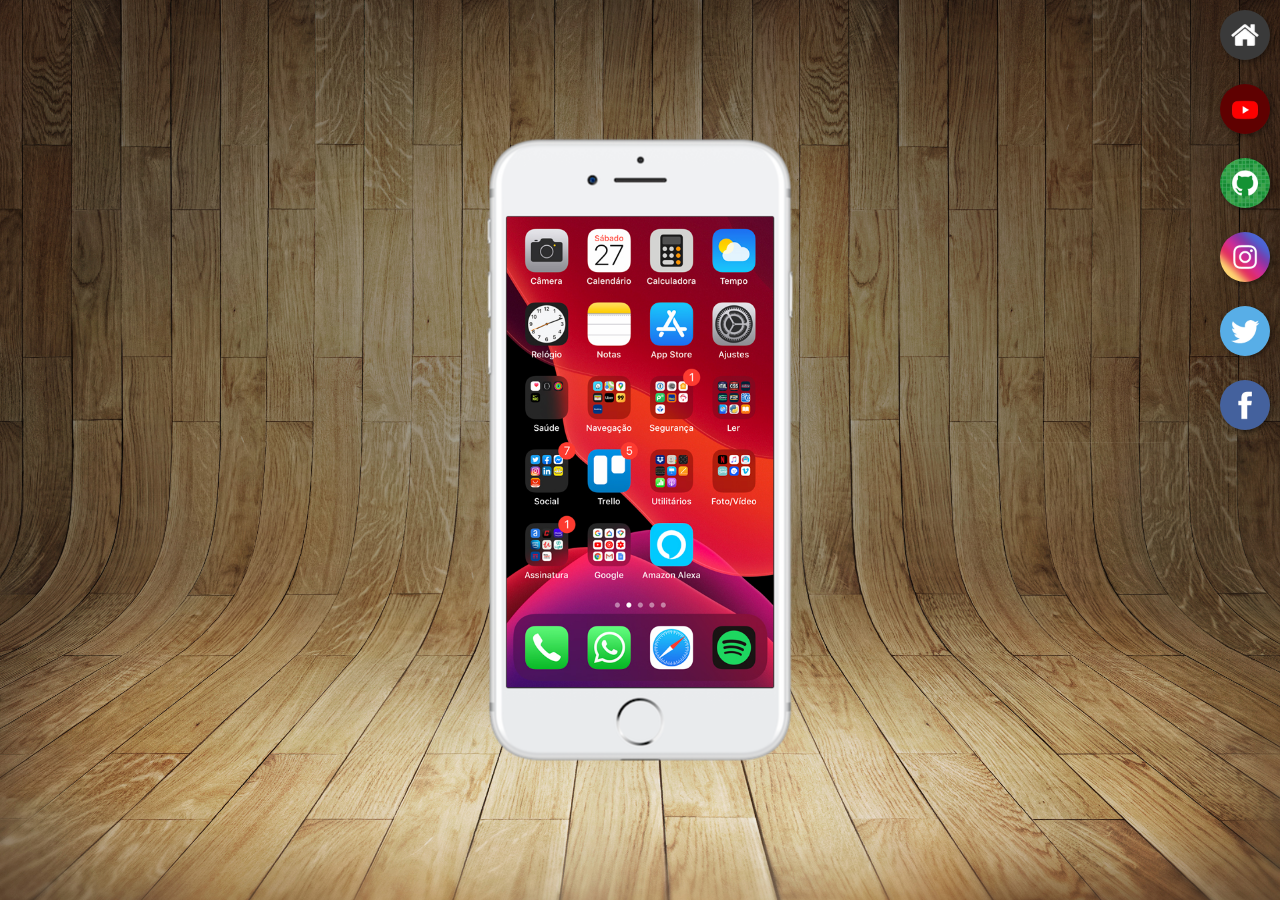
<file: index.html>
<!DOCTYPE html>
<html lang="pt-br">
<head>
    <meta charset="UTF-8">
    <meta name="viewport" content="width=device-width, initial-scale=1.0">
    <link rel="shortcut icon" href="favicon.ico" type="image/x-icon">
    <link rel="stylesheet" href="estilos/style.css">
    <title>Projeto Redes Sociais</title>
</head>
<body>
    <main>
        <section id="telefone">
            <iframe src="home.html" name="tela" id="tela" frameborder="0"> 
                Seu navegador não é compativel
            </iframe>
        </section>
        <section id="redes-sociais">
            <a href="home.html" target="tela"><img src="imagens/logo-home.jpg" alt="Home"></a><br>
            <a href="youtube.html" target="tela"><img src="imagens/logo-youtube.jpg" alt="YouTube"></a><br>
            <a href="github.html" target="tela"><img src="imagens/logo-github.jpg" alt="GitHub"></a><br>
            <a href="instagram.html" target="tela"><img src="imagens/logo-instagram.jpg" alt="Instagram"></a><br>
            <a href="twitter.html" target="tela"><img src="imagens/logo-twitter.jpg" alt="Twitter"></a><br>
            <a href="facebook.html" target="tela"><img src="imagens/logo-facebook.jpg" alt="Facebook"></a>
        </section>
    </main>
</body>
</html>
</file>
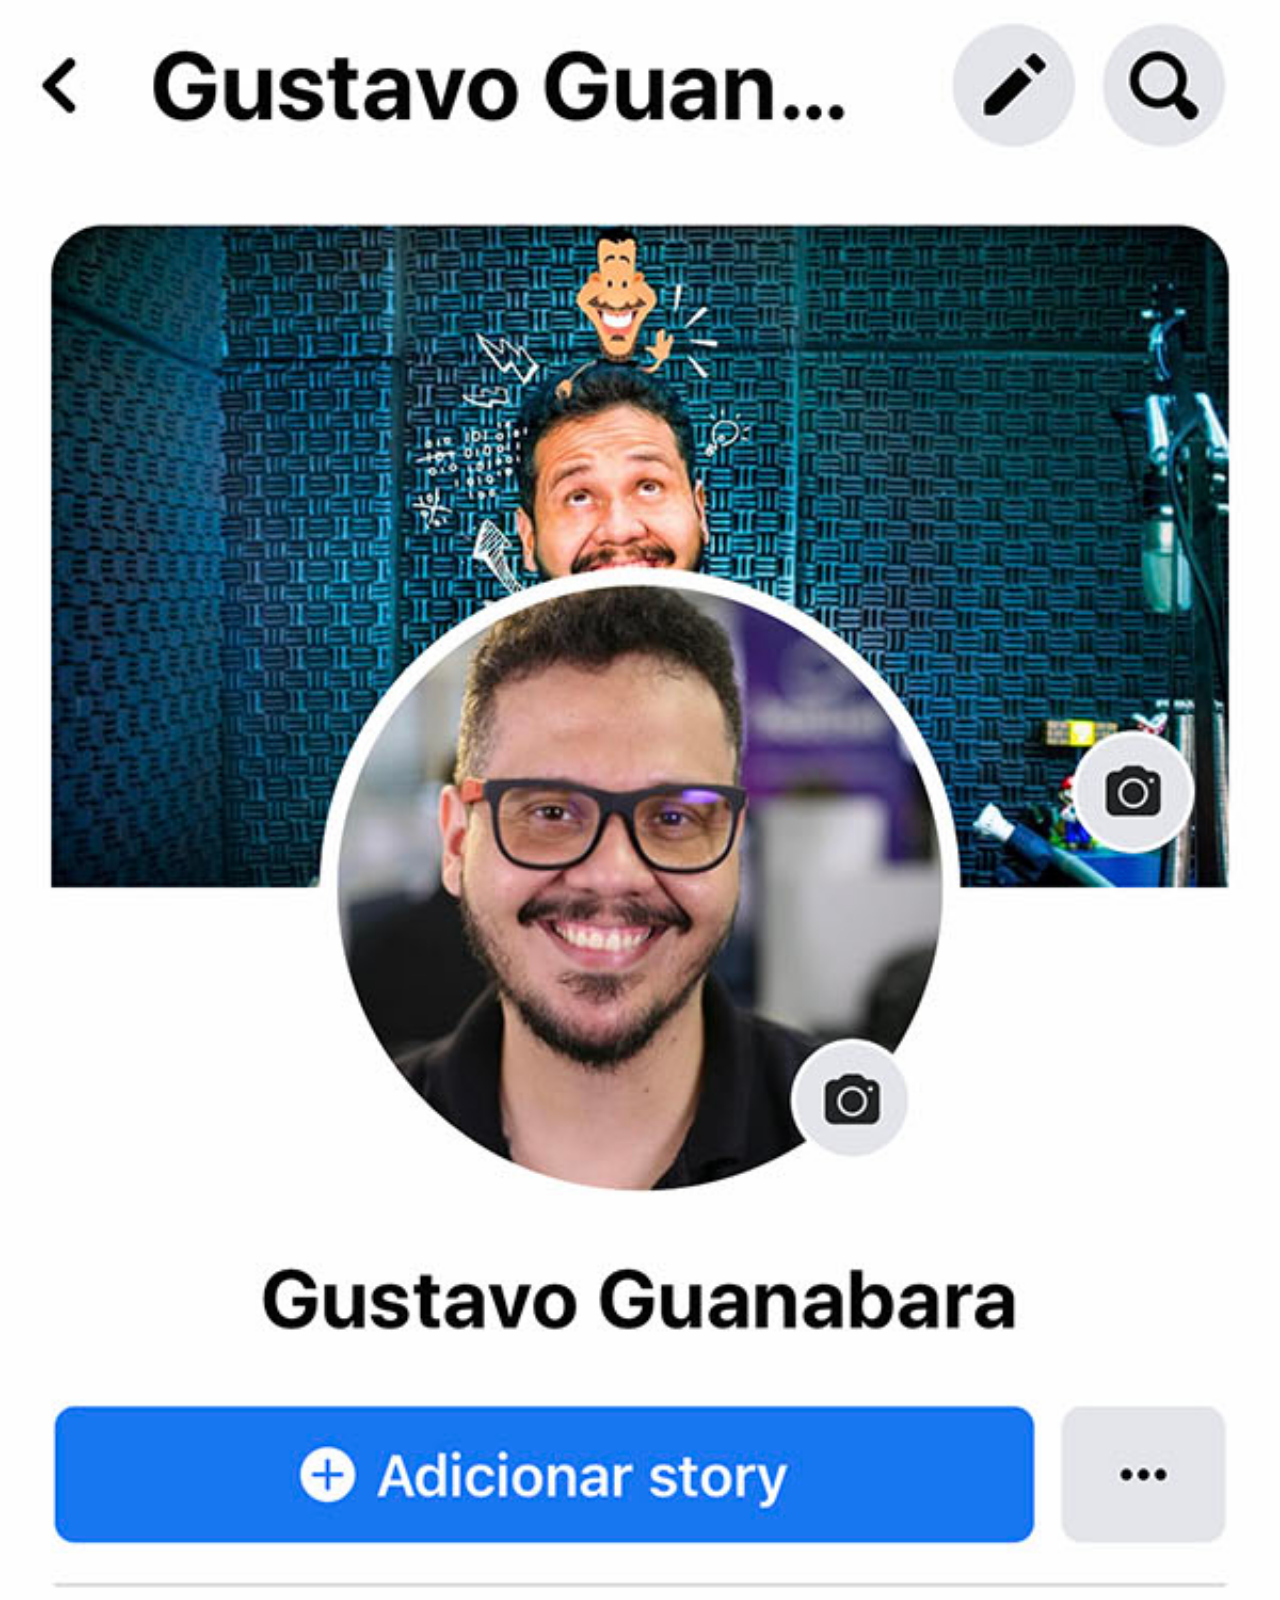
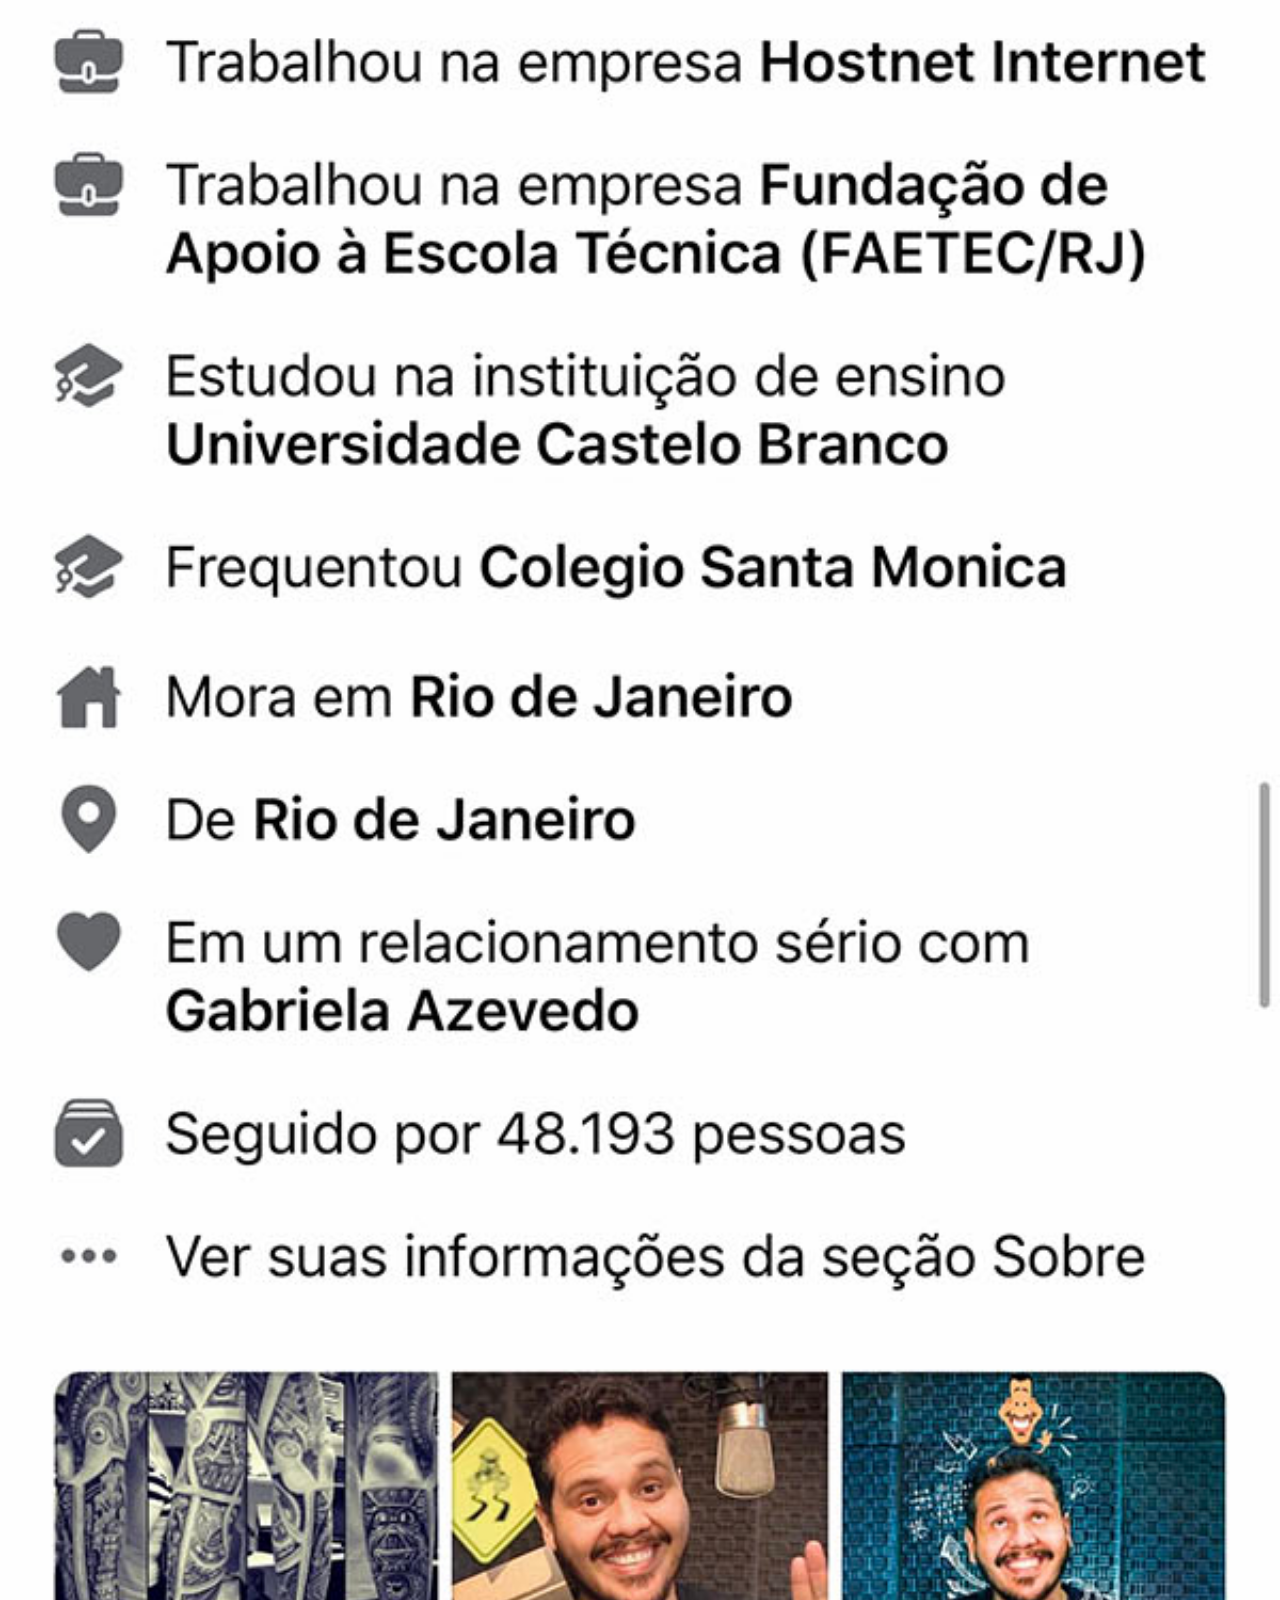
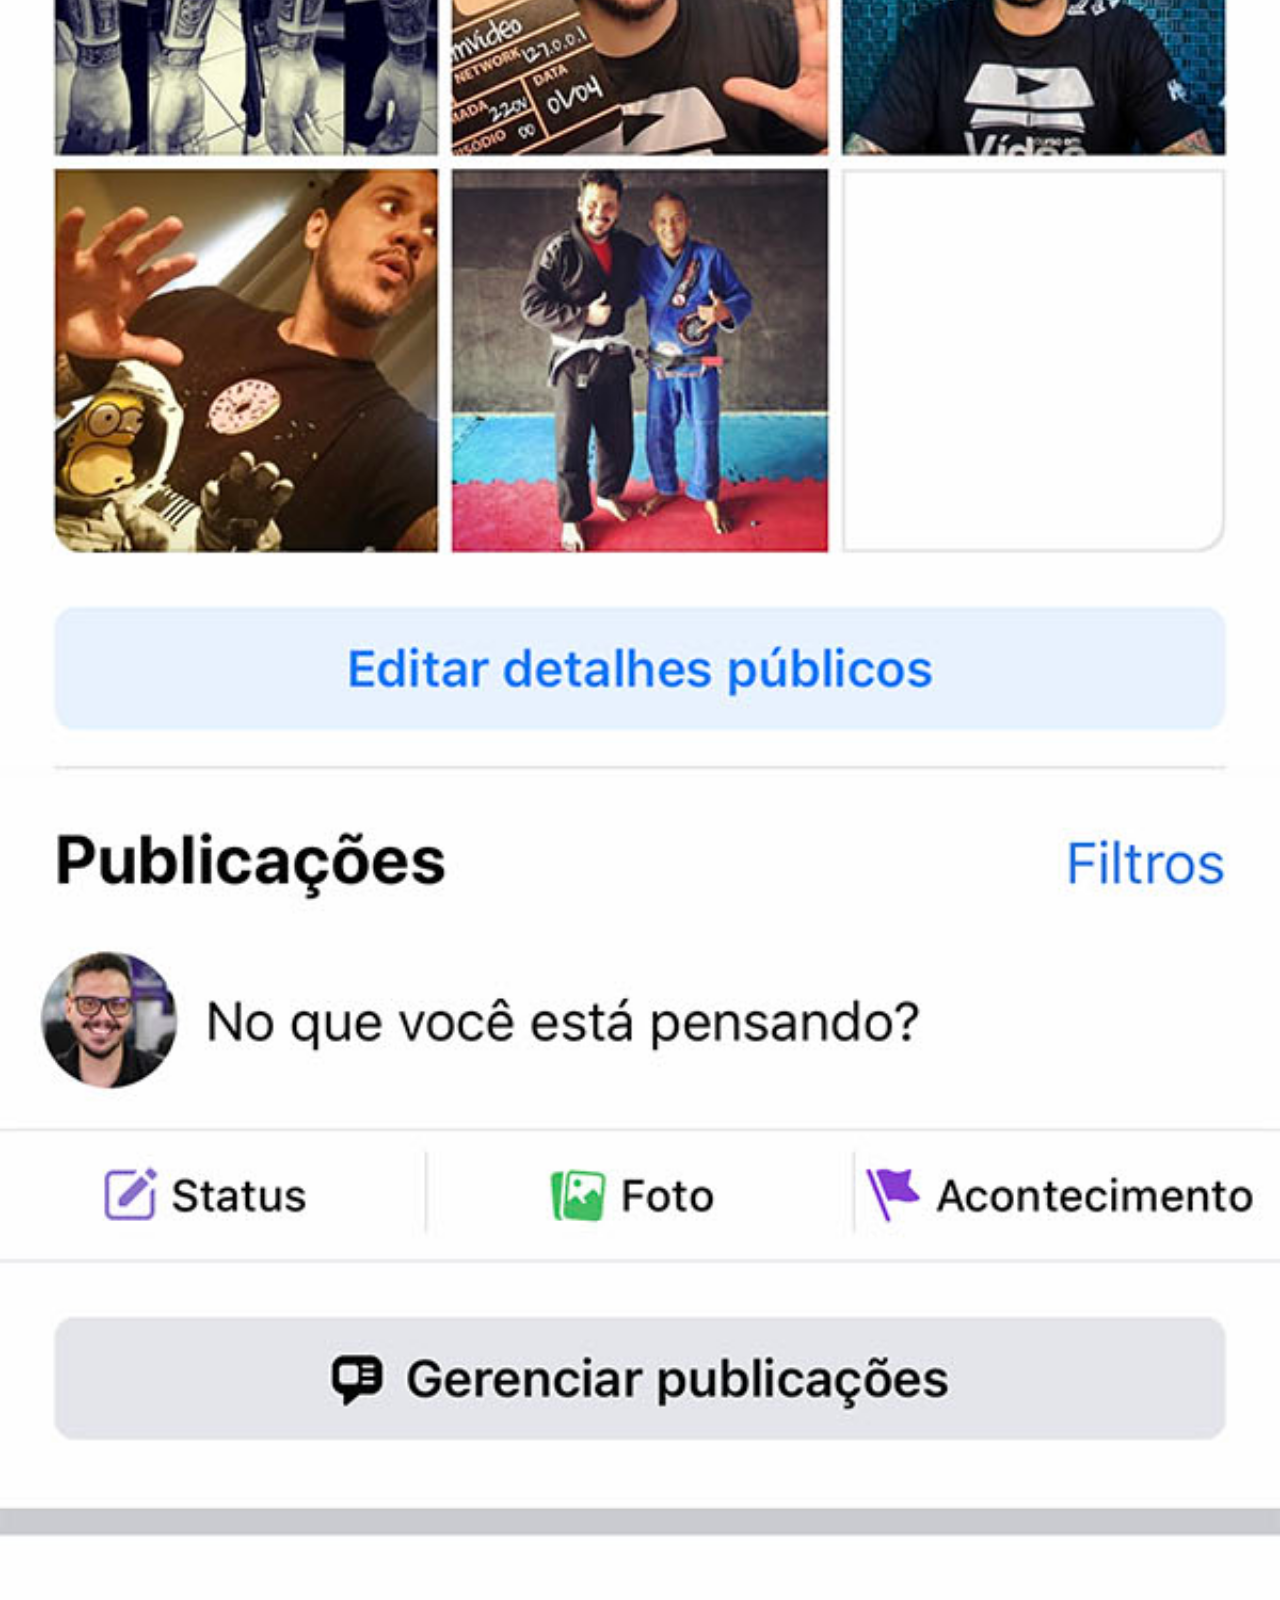
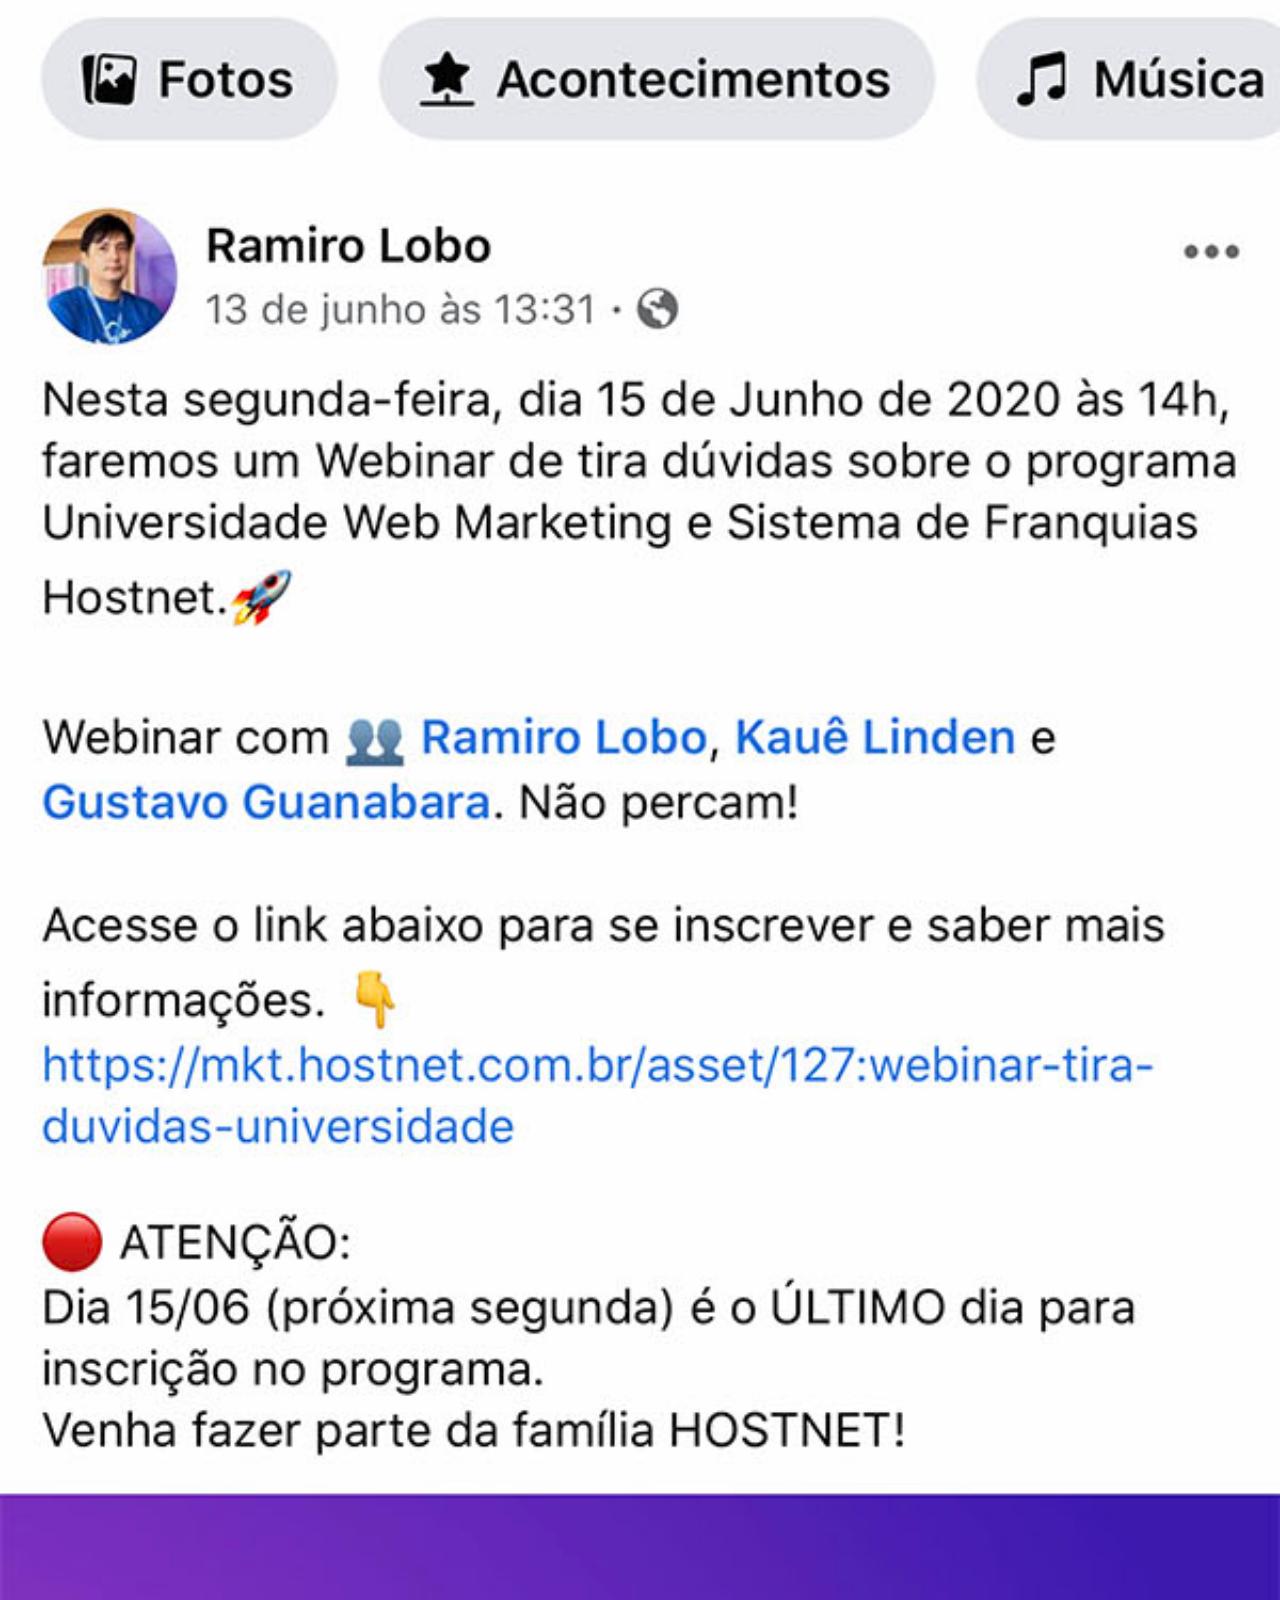
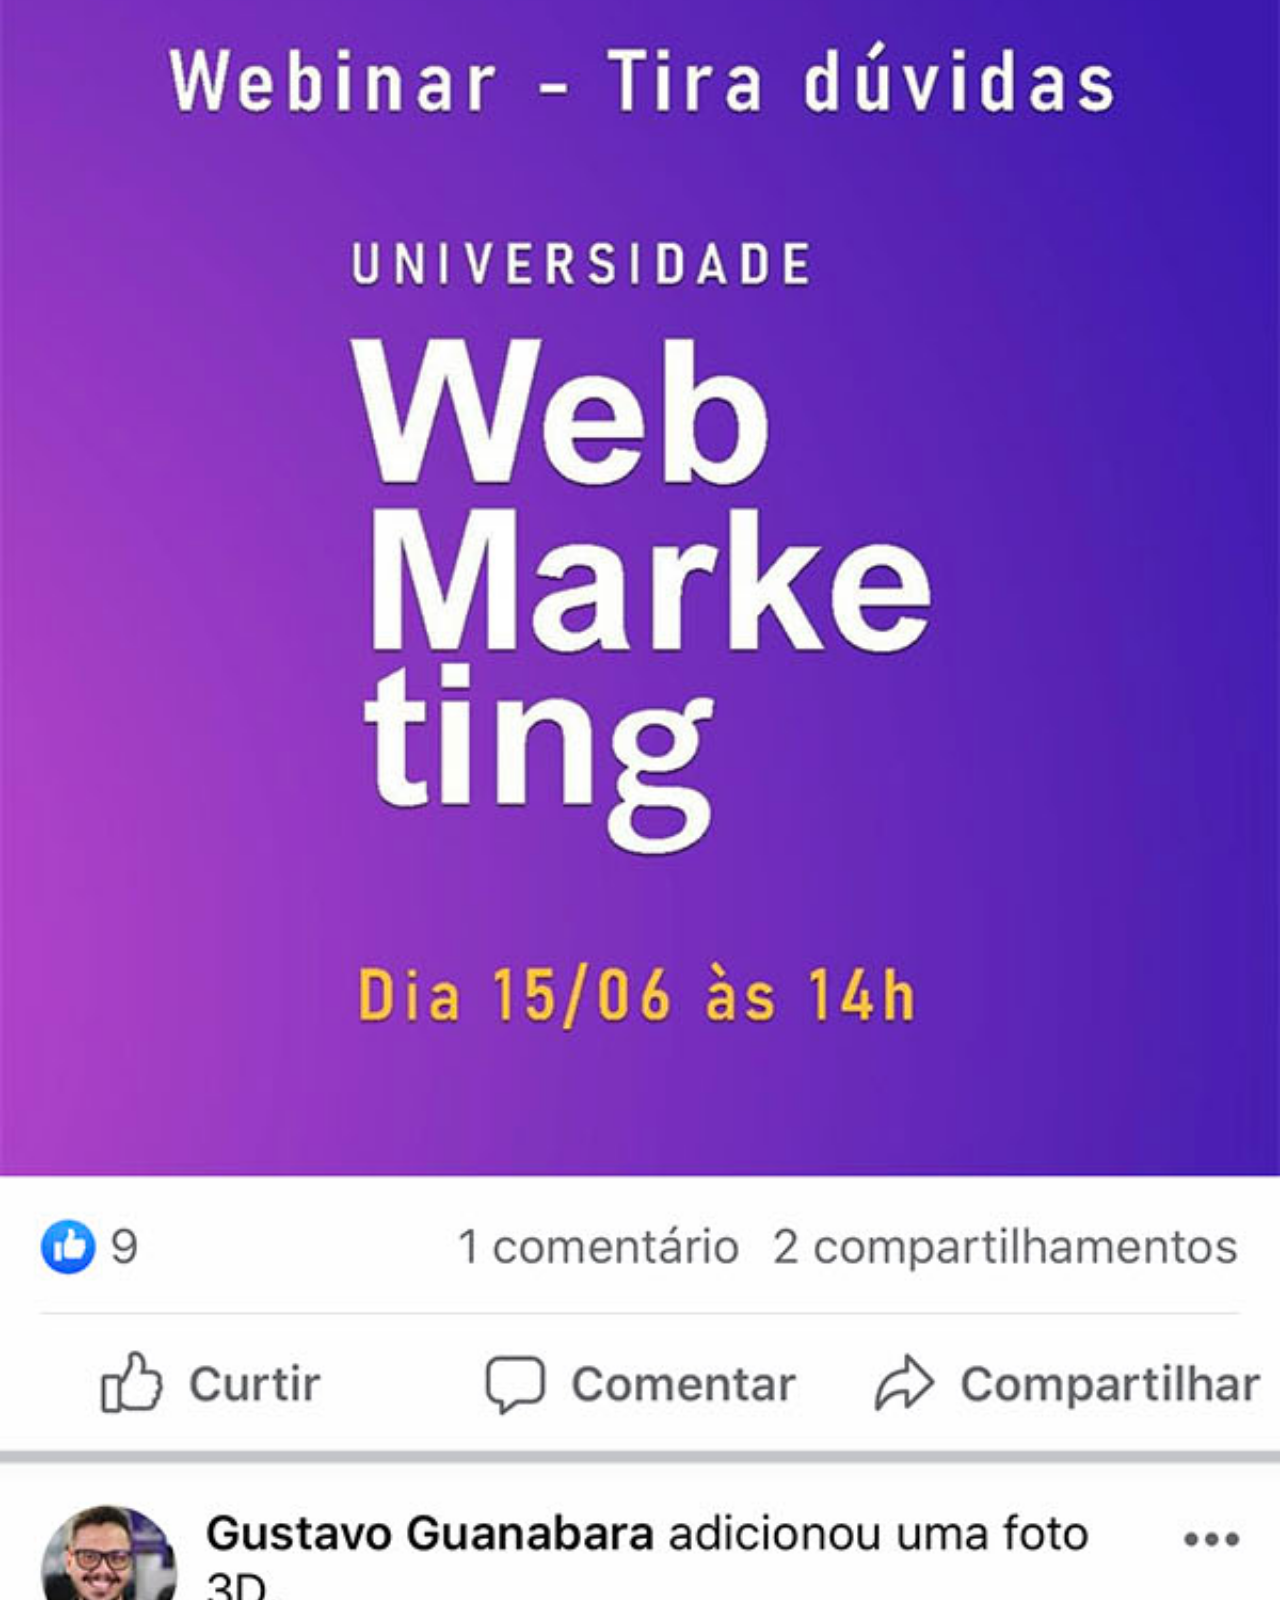
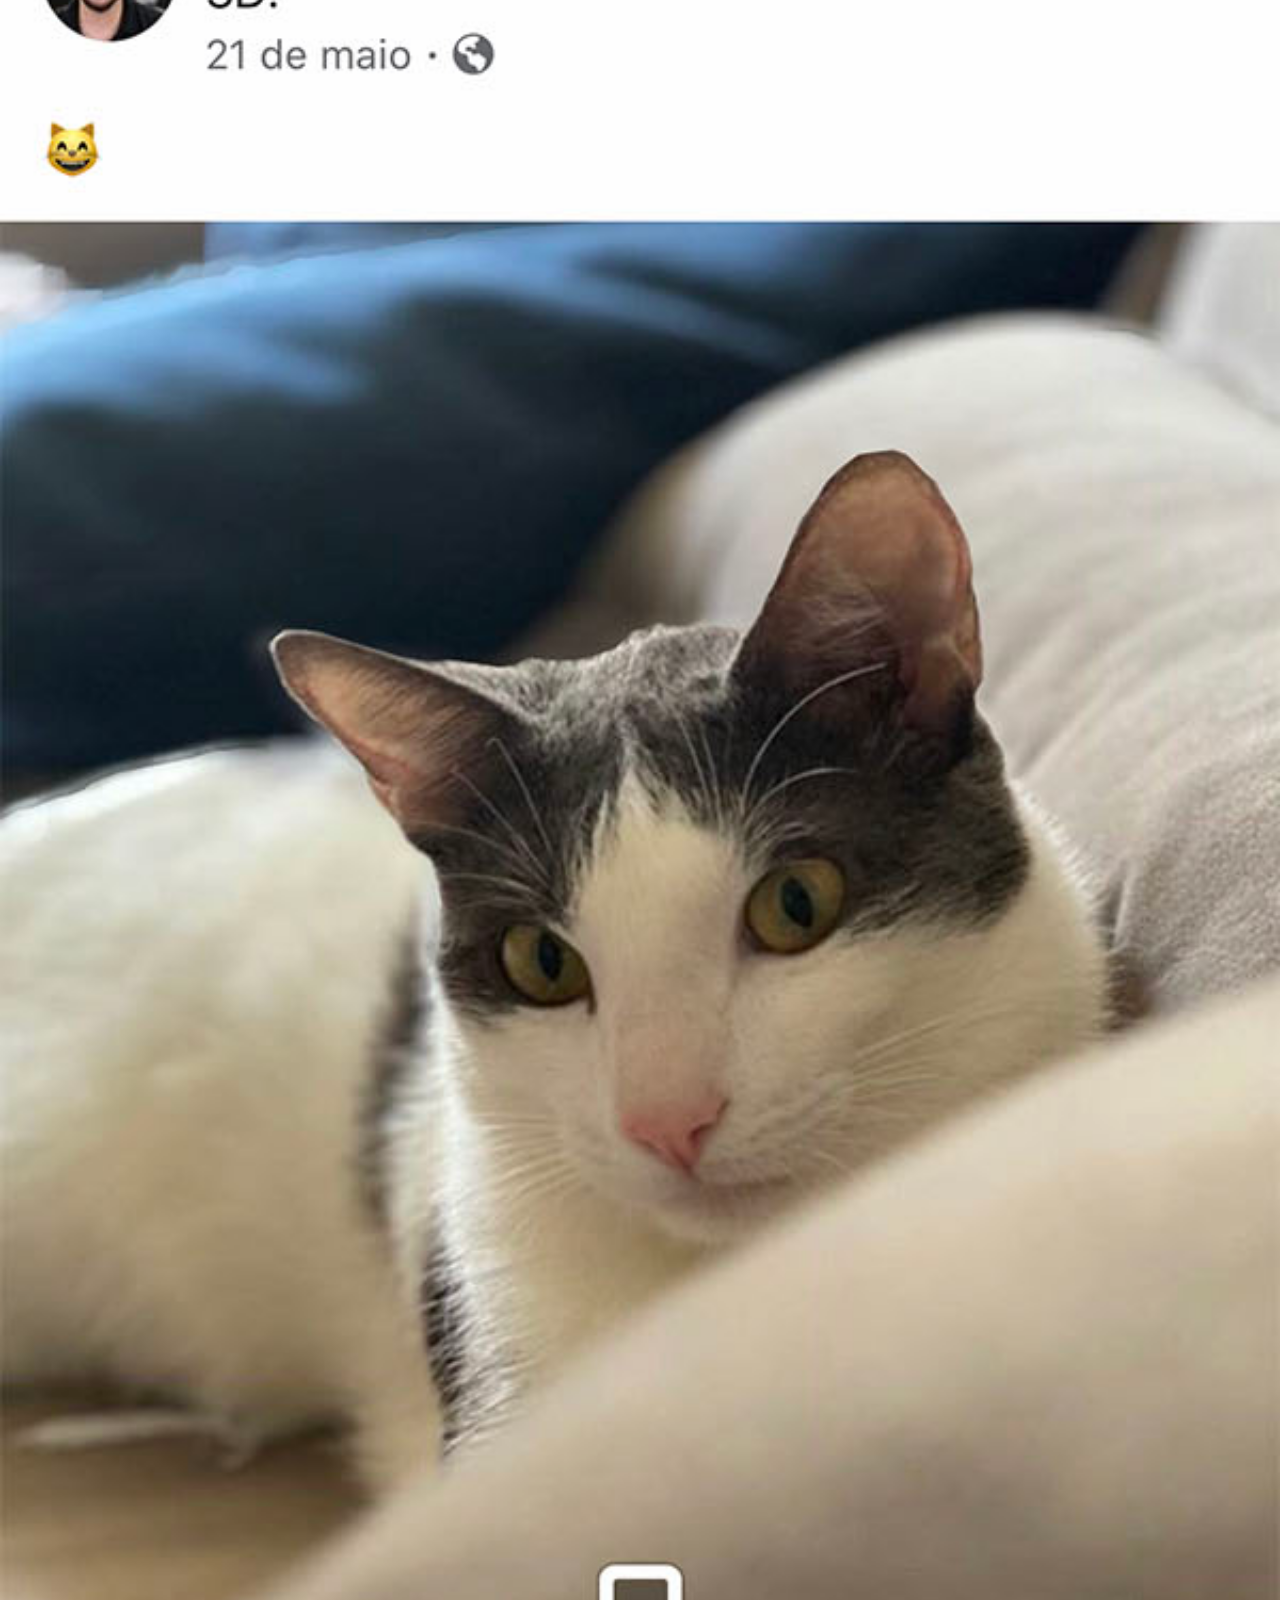
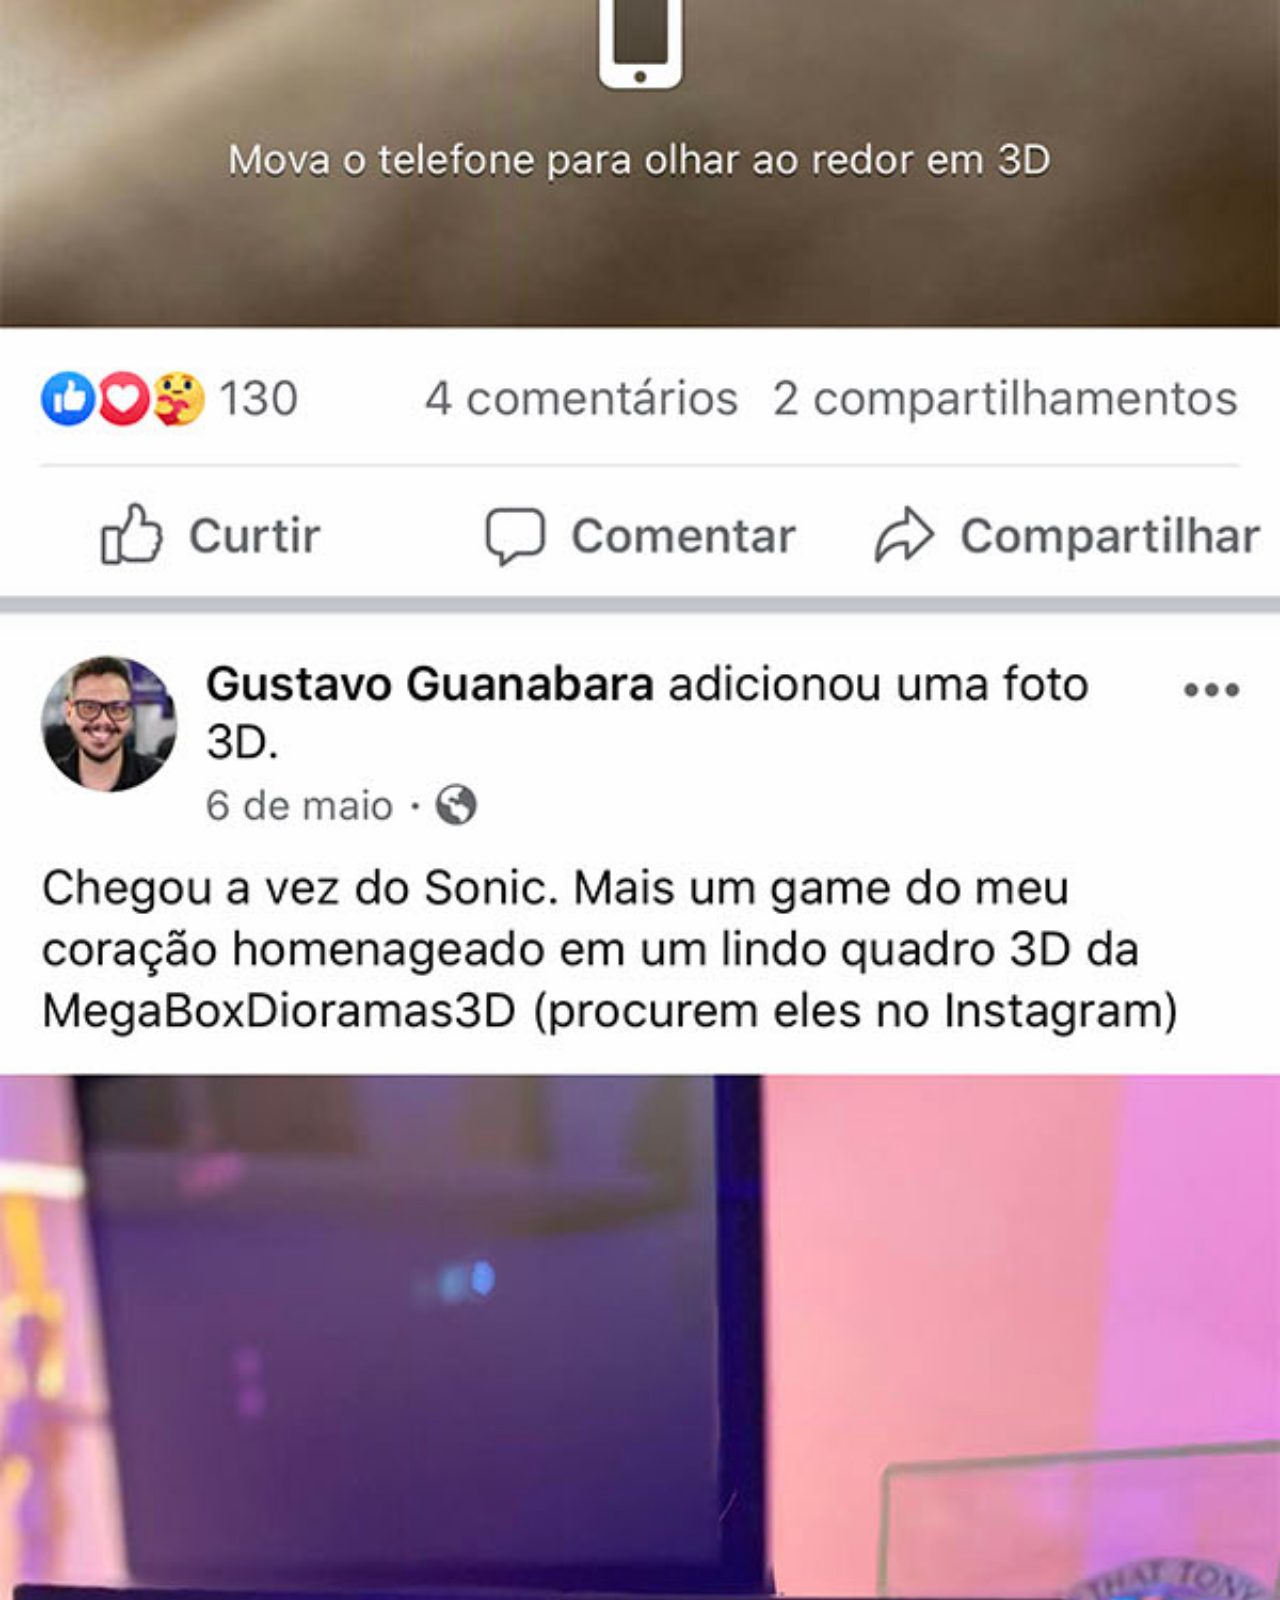
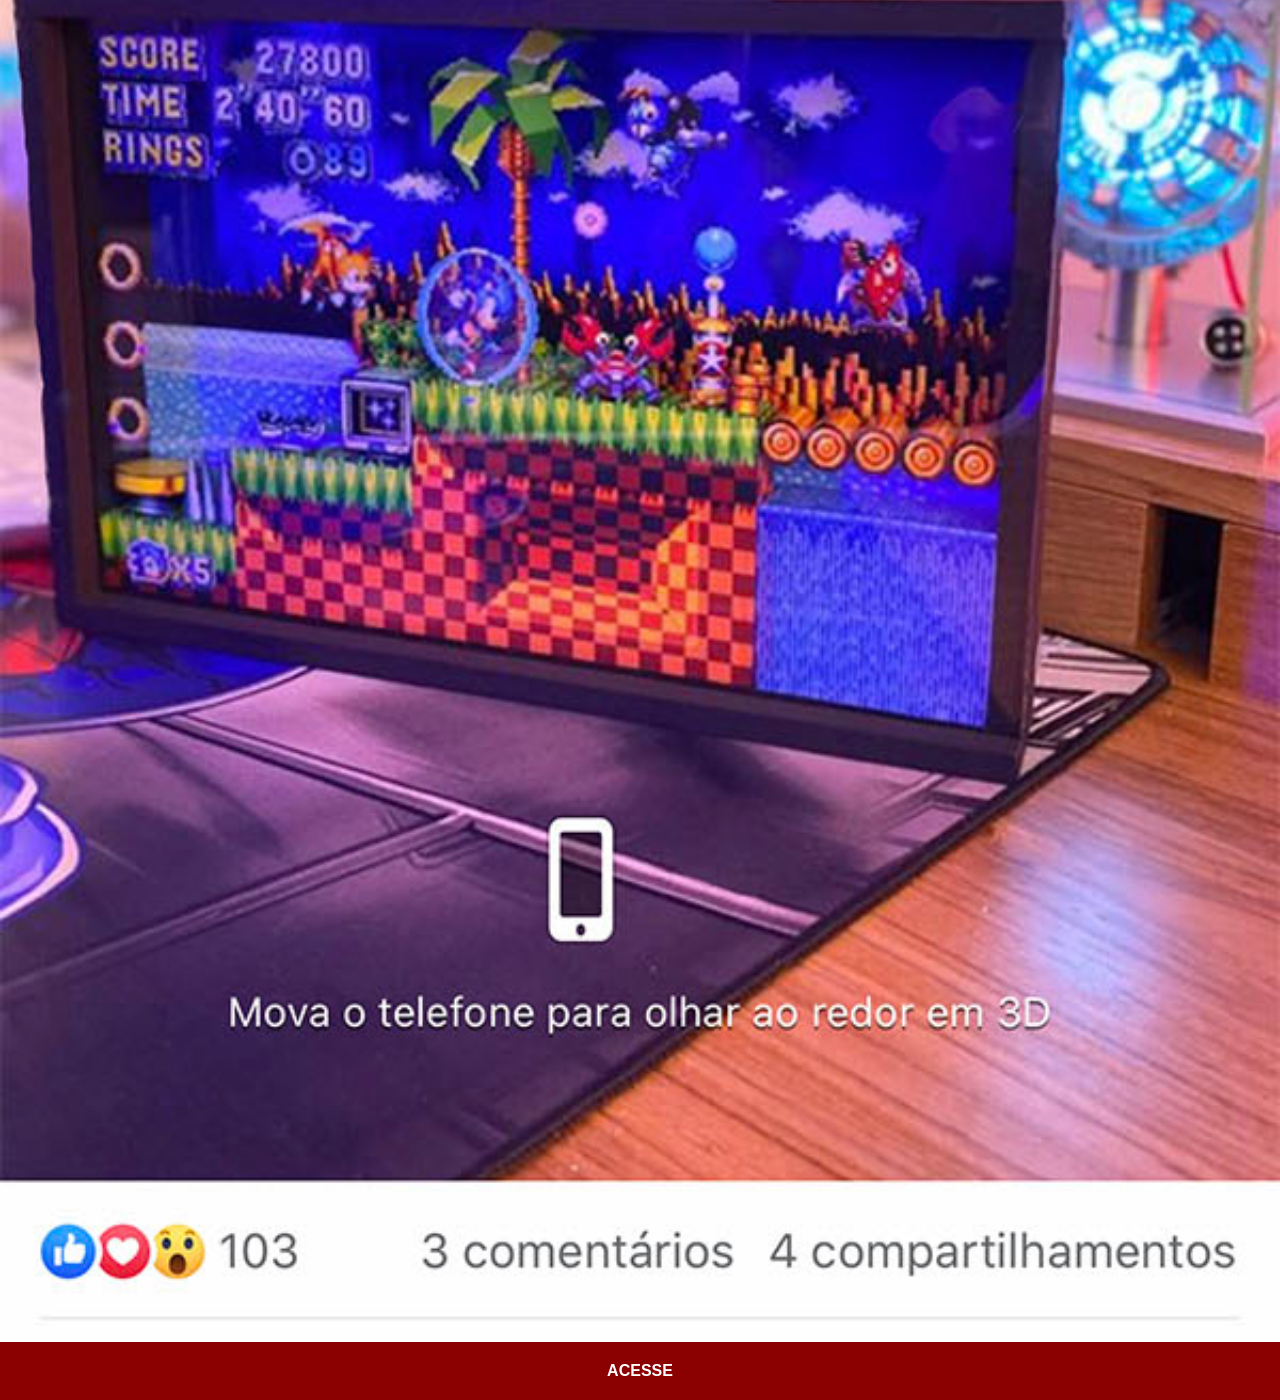
<file: facebook.html>
<!DOCTYPE html>
<html lang="en">
<head>
    <meta charset="UTF-8">
    <meta name="viewport" content="width=device-width, initial-scale=1.0">
    <title>Facebook</title>
    <link rel="stylesheet" href="estilos/social.css">
</head>
<body>
    <img src="imagens/tela-facebook.jpg" alt="">
    <a href="https://www.facebook.com/gustavoguanabara?locale=pt_BR" target="_blank">ACESSE</a>
</body>
</html>
</file>
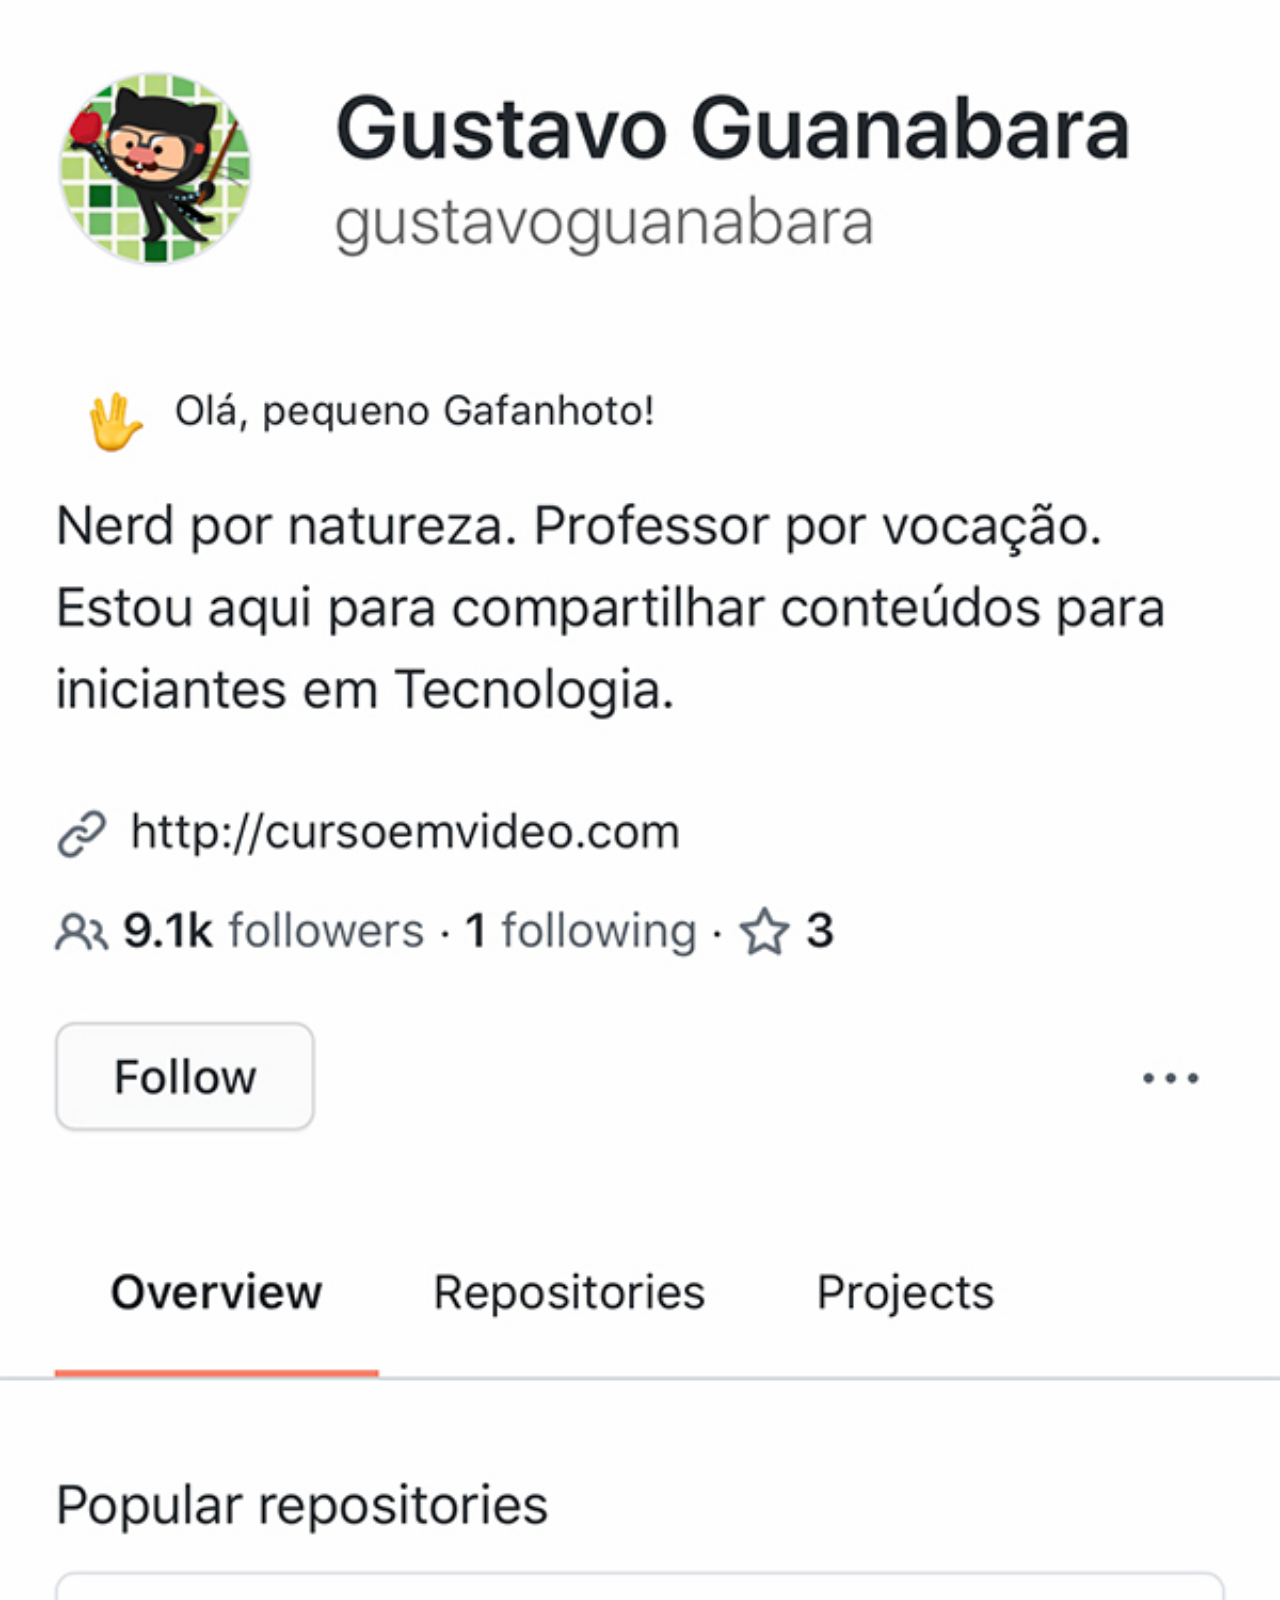
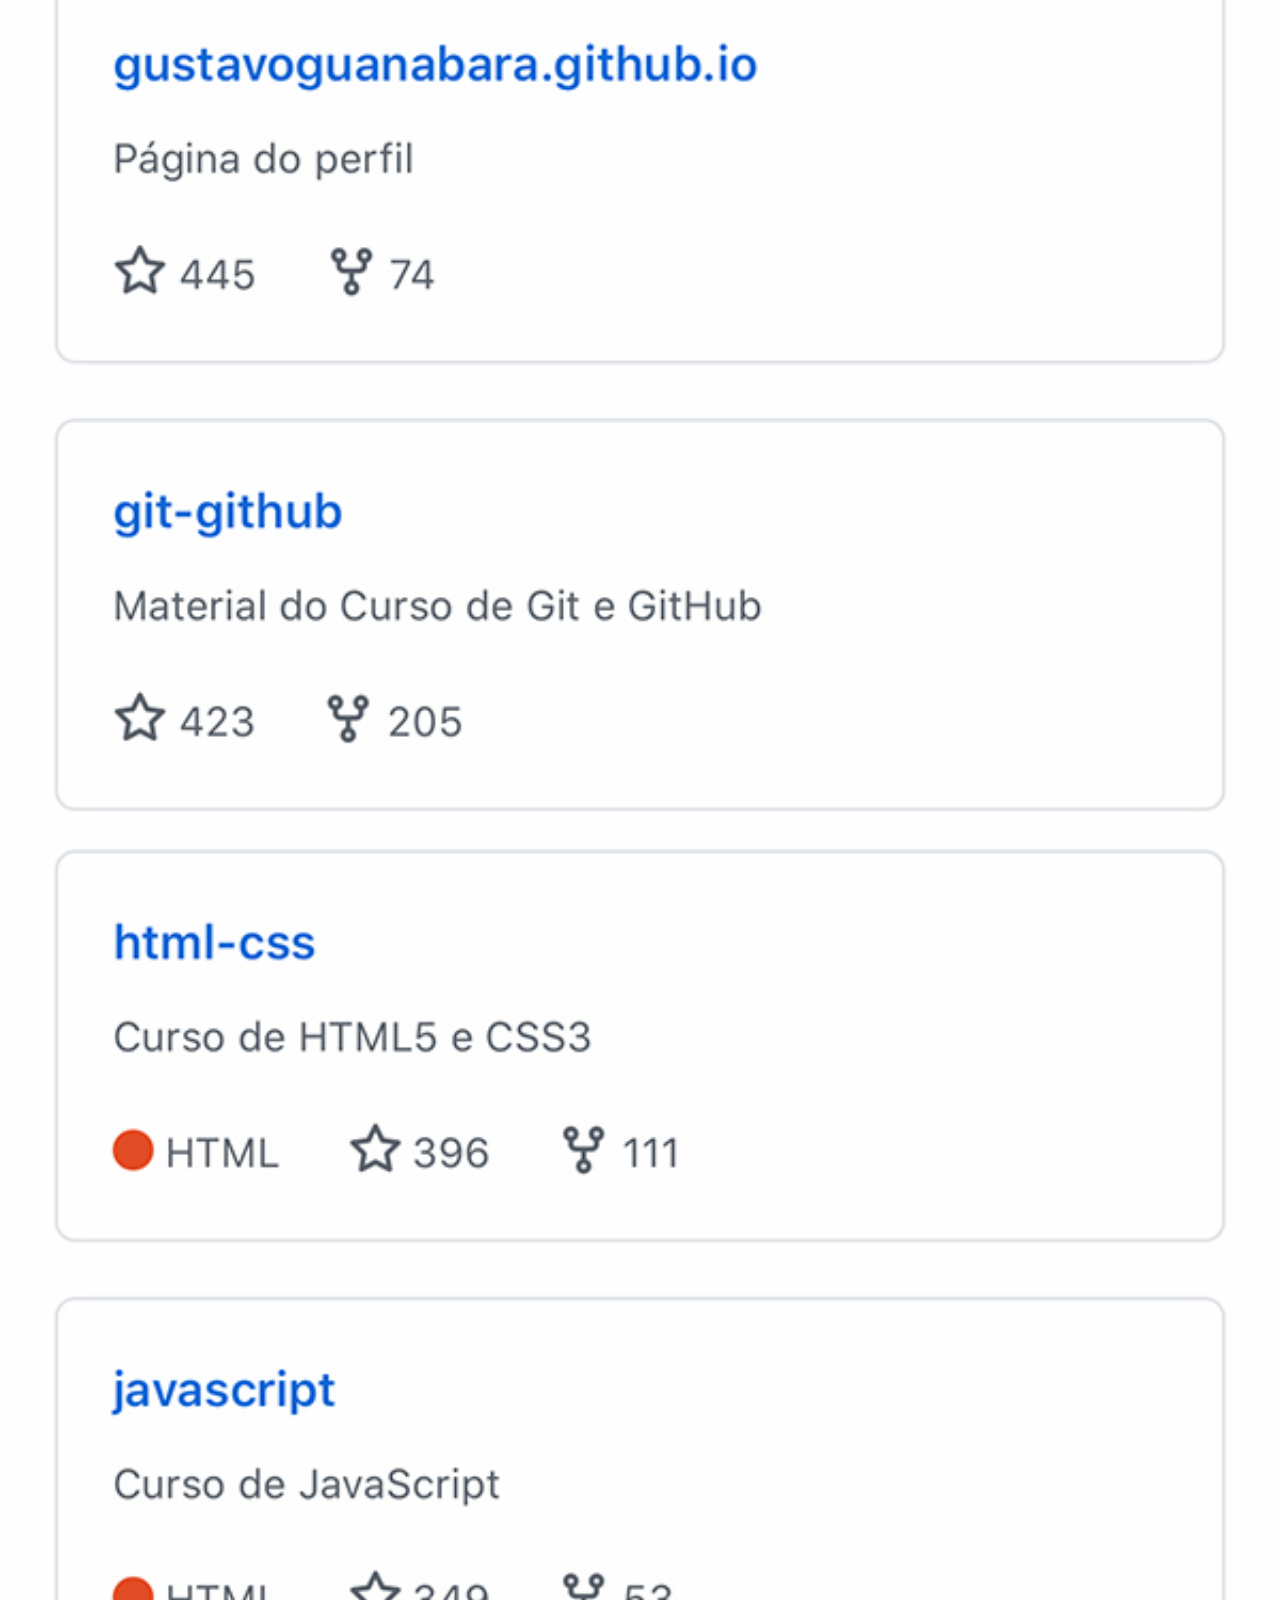
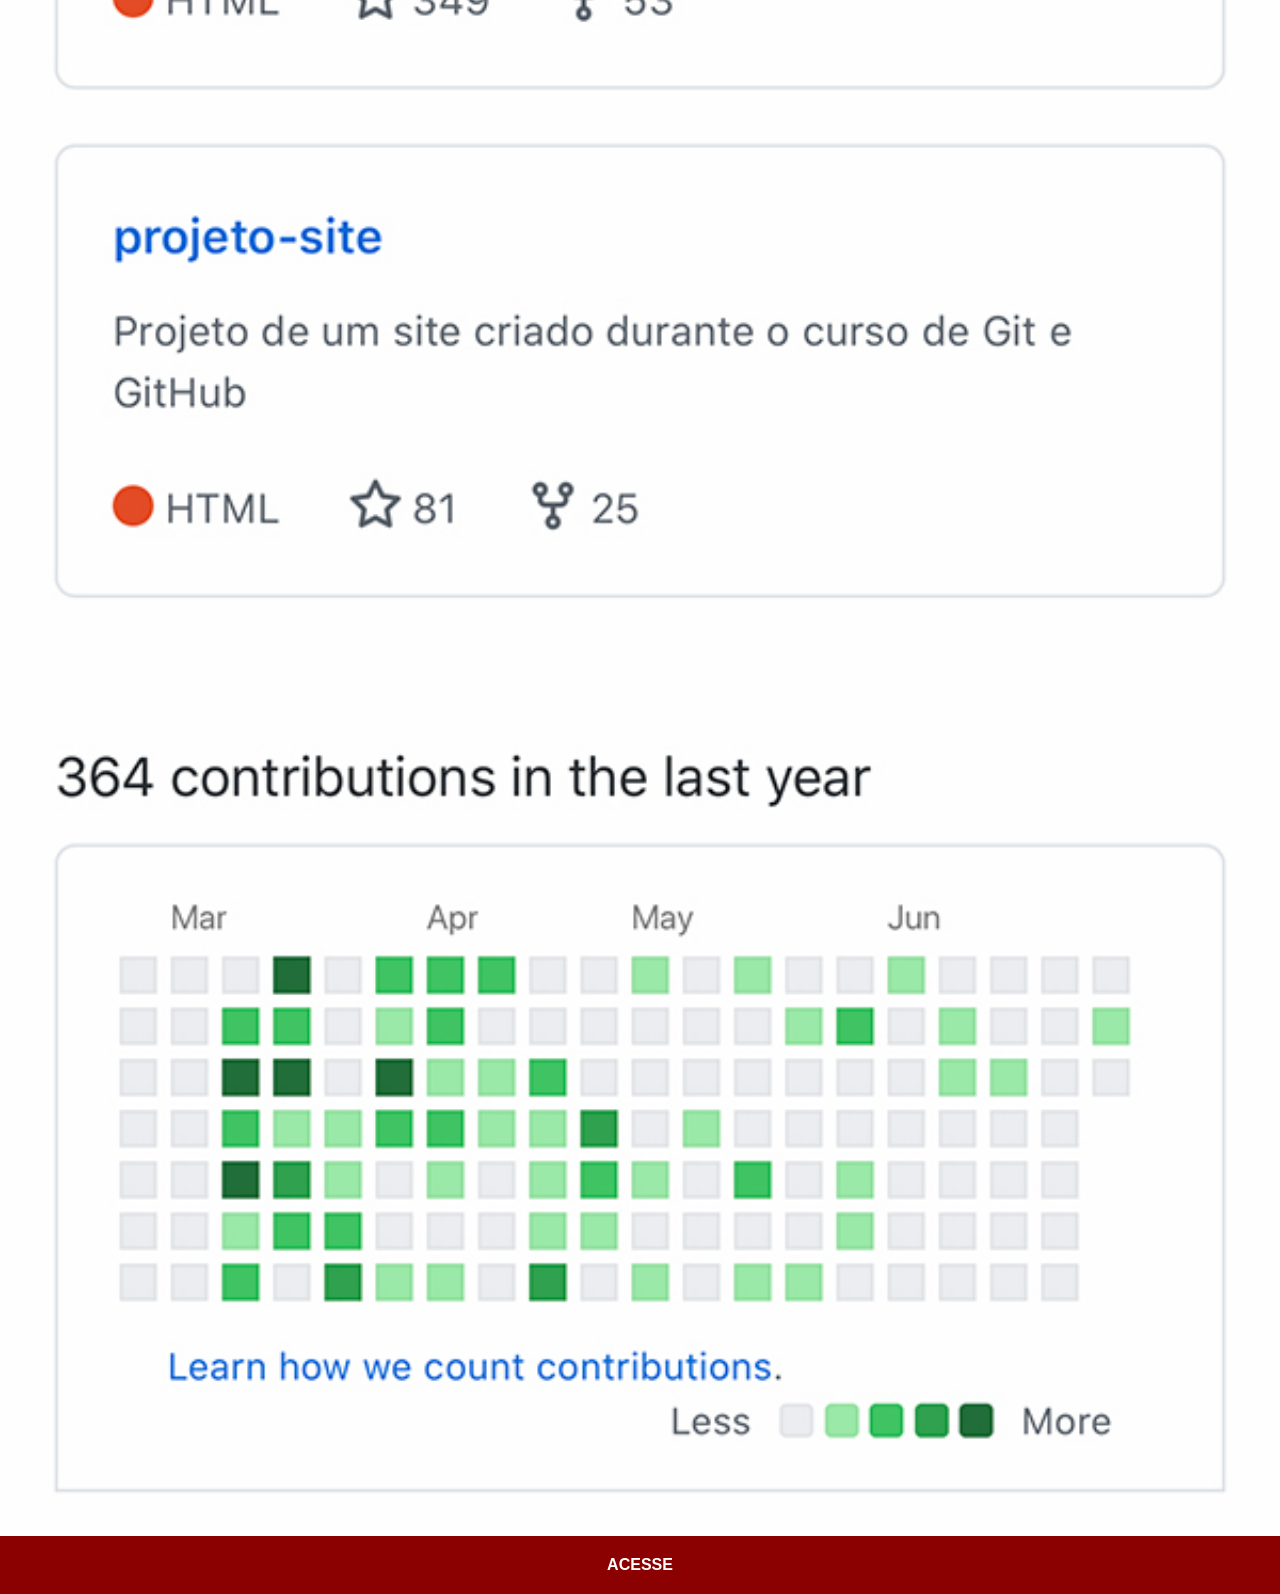
<file: github.html>
<!DOCTYPE html>
<html lang="pt-br">
<head>
    <meta charset="UTF-8">
    <meta name="viewport" content="width=device-width, initial-scale=1.0">
    <title>GitHub</title>
    <link rel="stylesheet" href="estilos/social.css">
</head>
<body>
    <img src="imagens/tela-github.jpg" alt="">
    <a href="https://github.com/gustavoguanabara?tab=repositories" target="_blank">ACESSE</a>
</body>
</html>
</file>
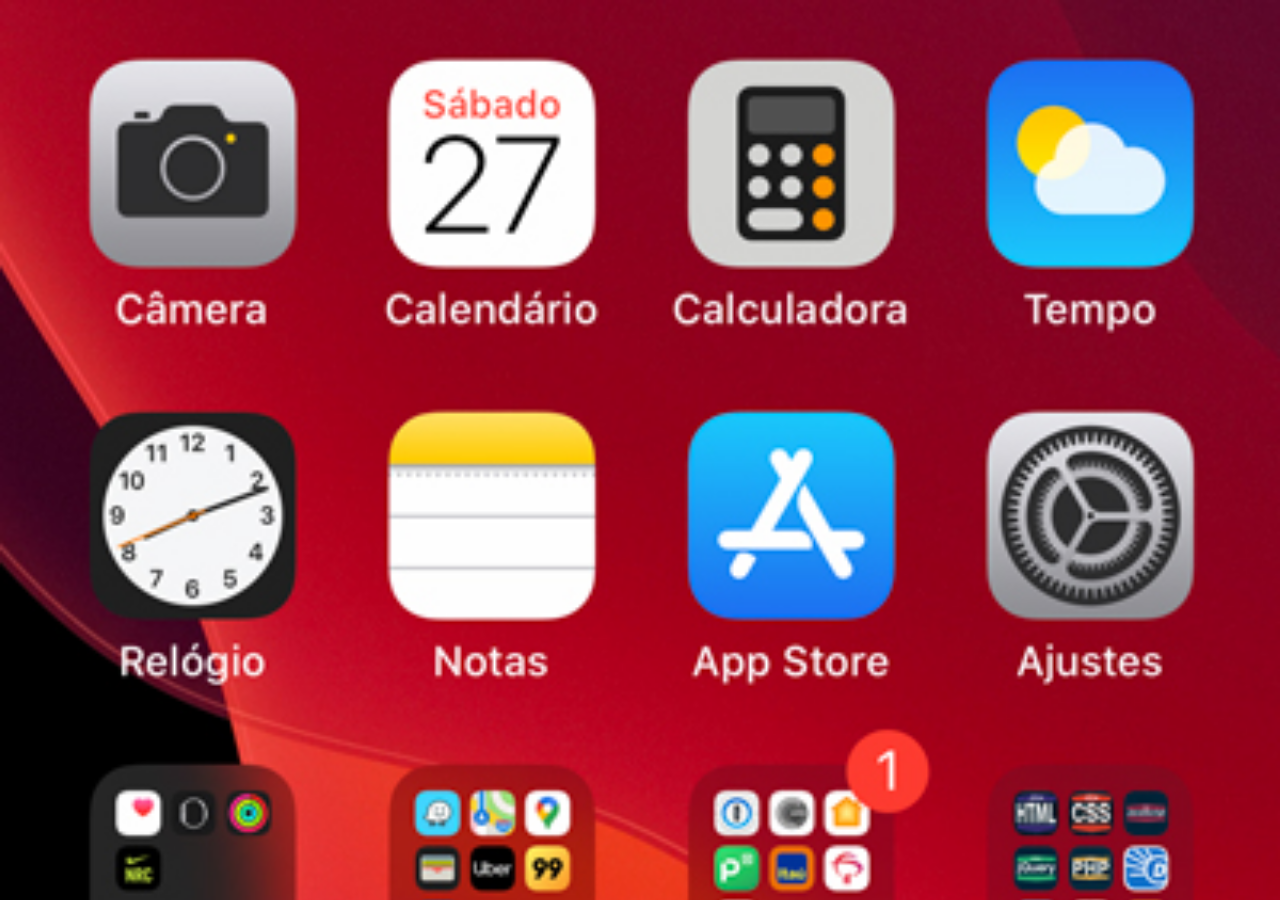
<file: home.html>
<!DOCTYPE html>
<html lang="pt-br">
<head>
    <meta charset="UTF-8">
    <meta name="viewport" content="width=device-width, initial-scale=1.0">
    <title>Home</title>
</head>
<style>
    * {
        margin: 0px;
        padding: 0px;
    }

    body {
        width: 100vw;
        height: 100vh;
        background: black url("imagens/tela-home.jpg") no-repeat top center;
        background-size: cover;
    }
</style>
<body>
    
</body>
</html>
</file>
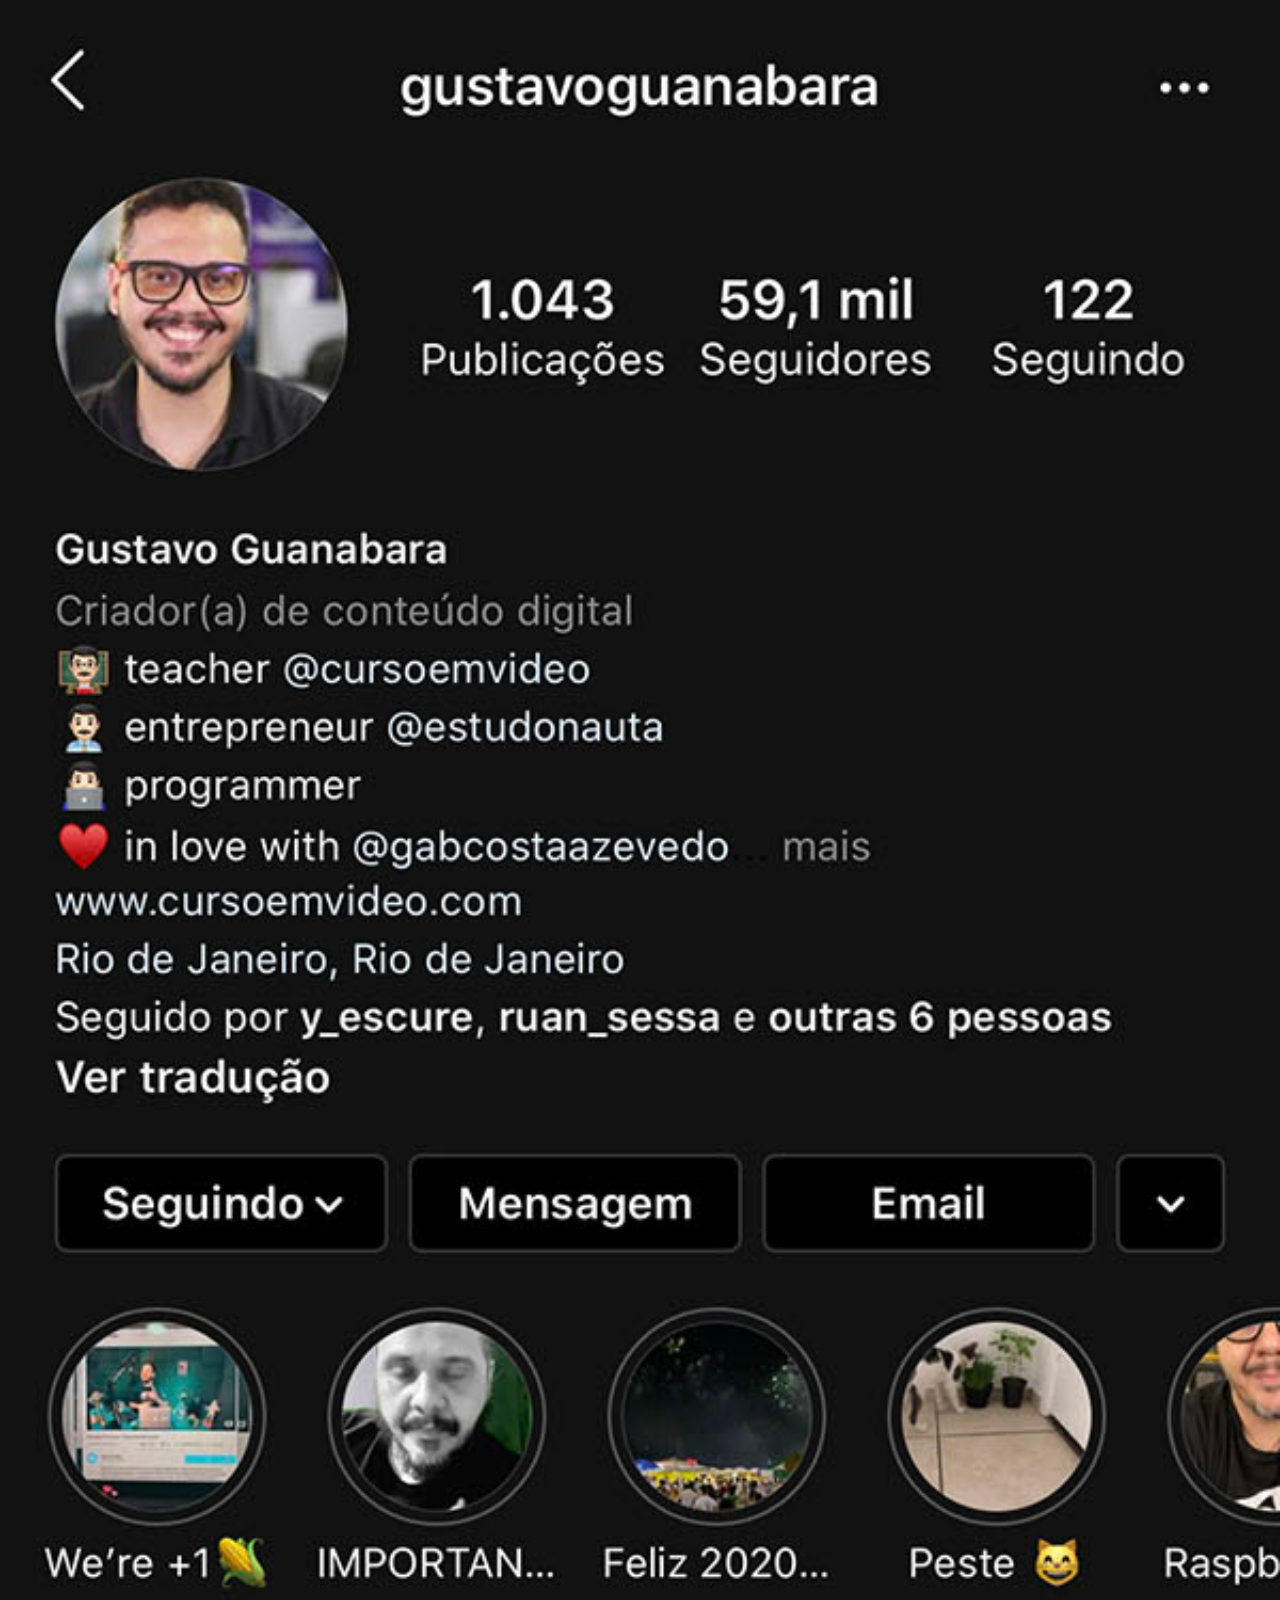
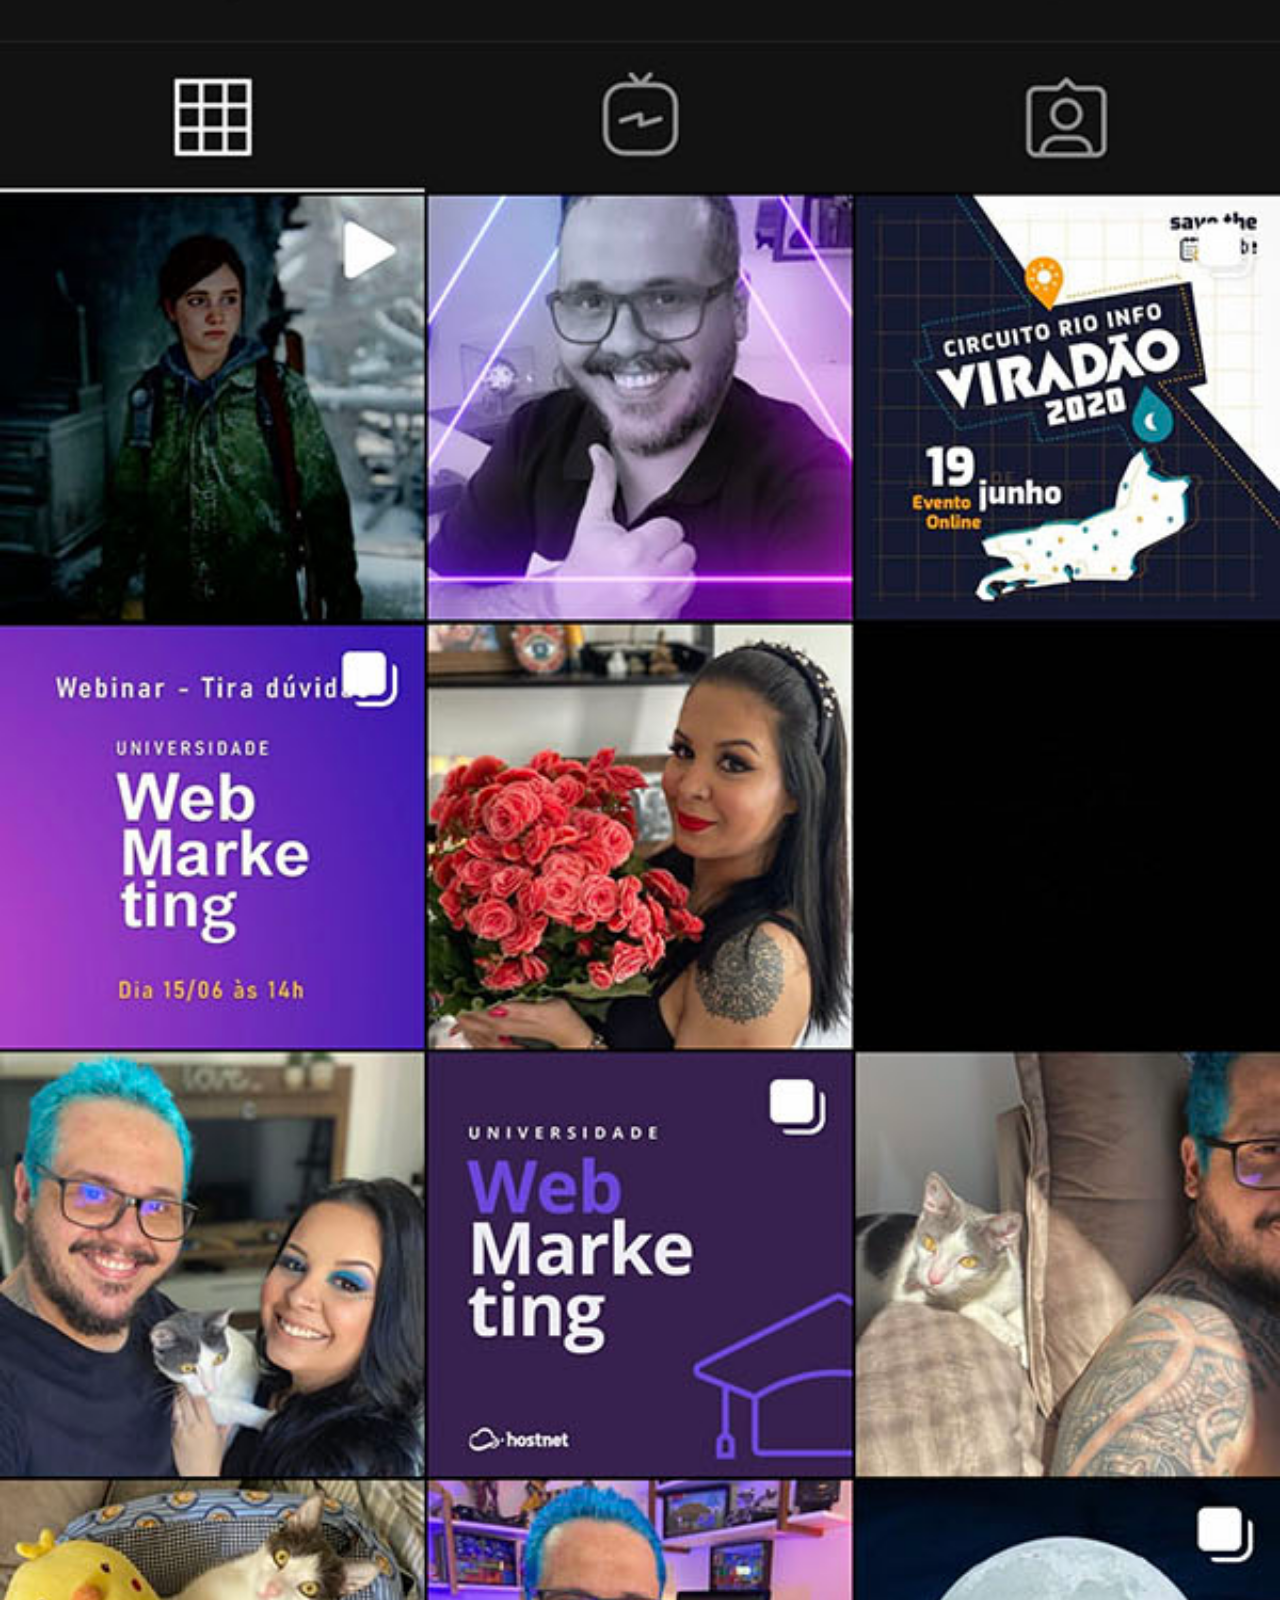
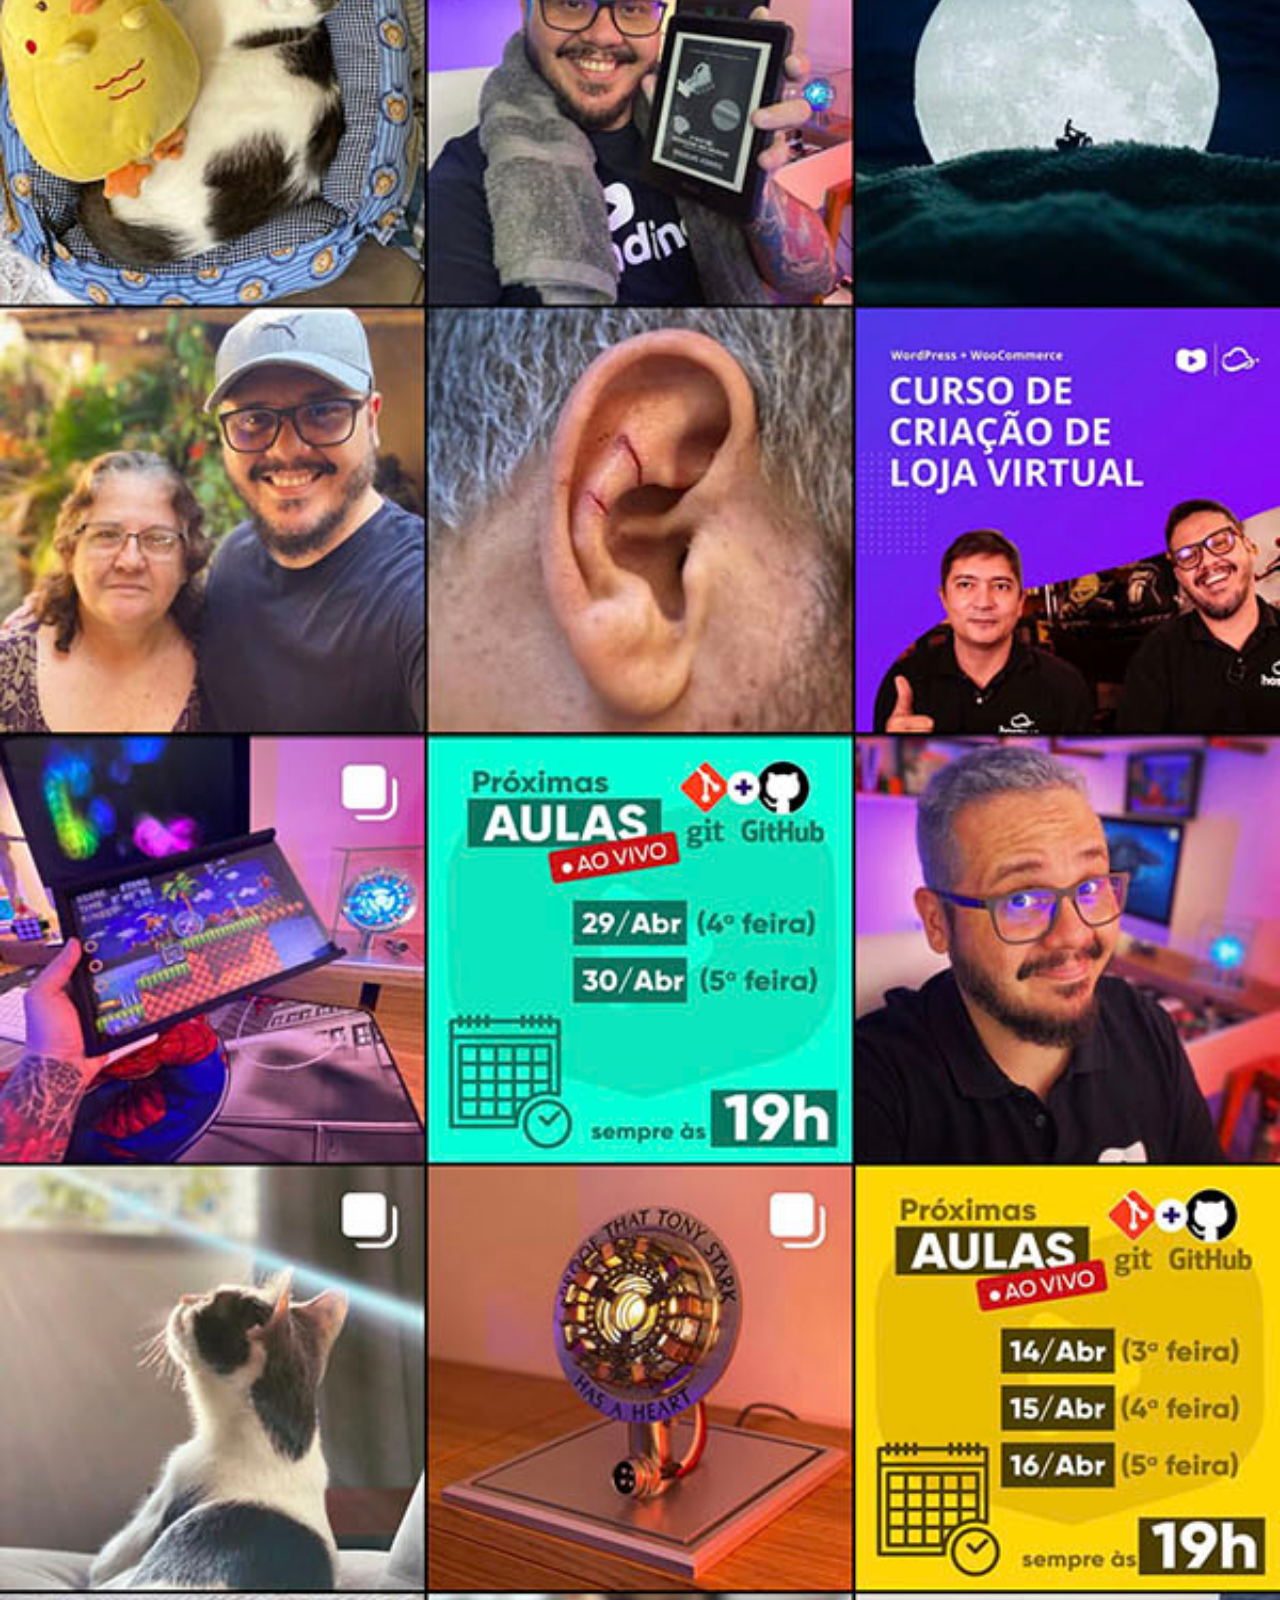
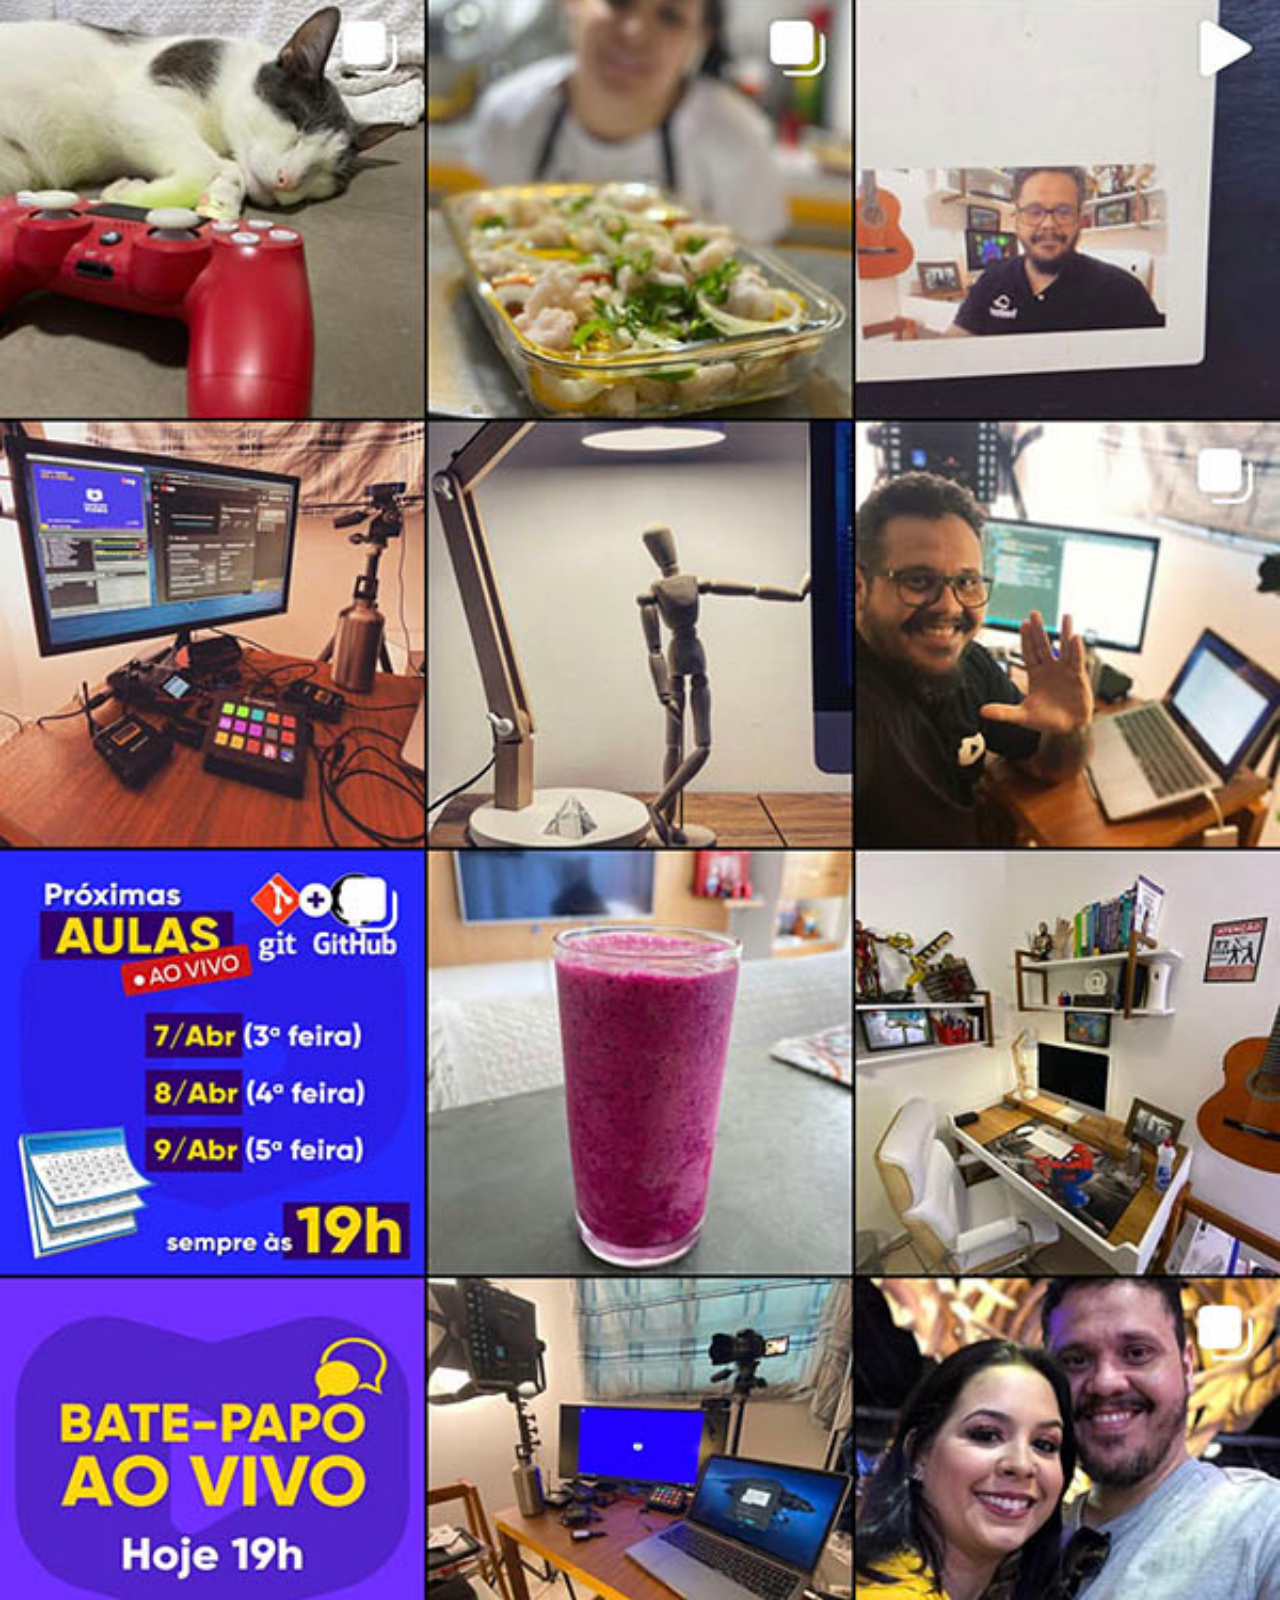
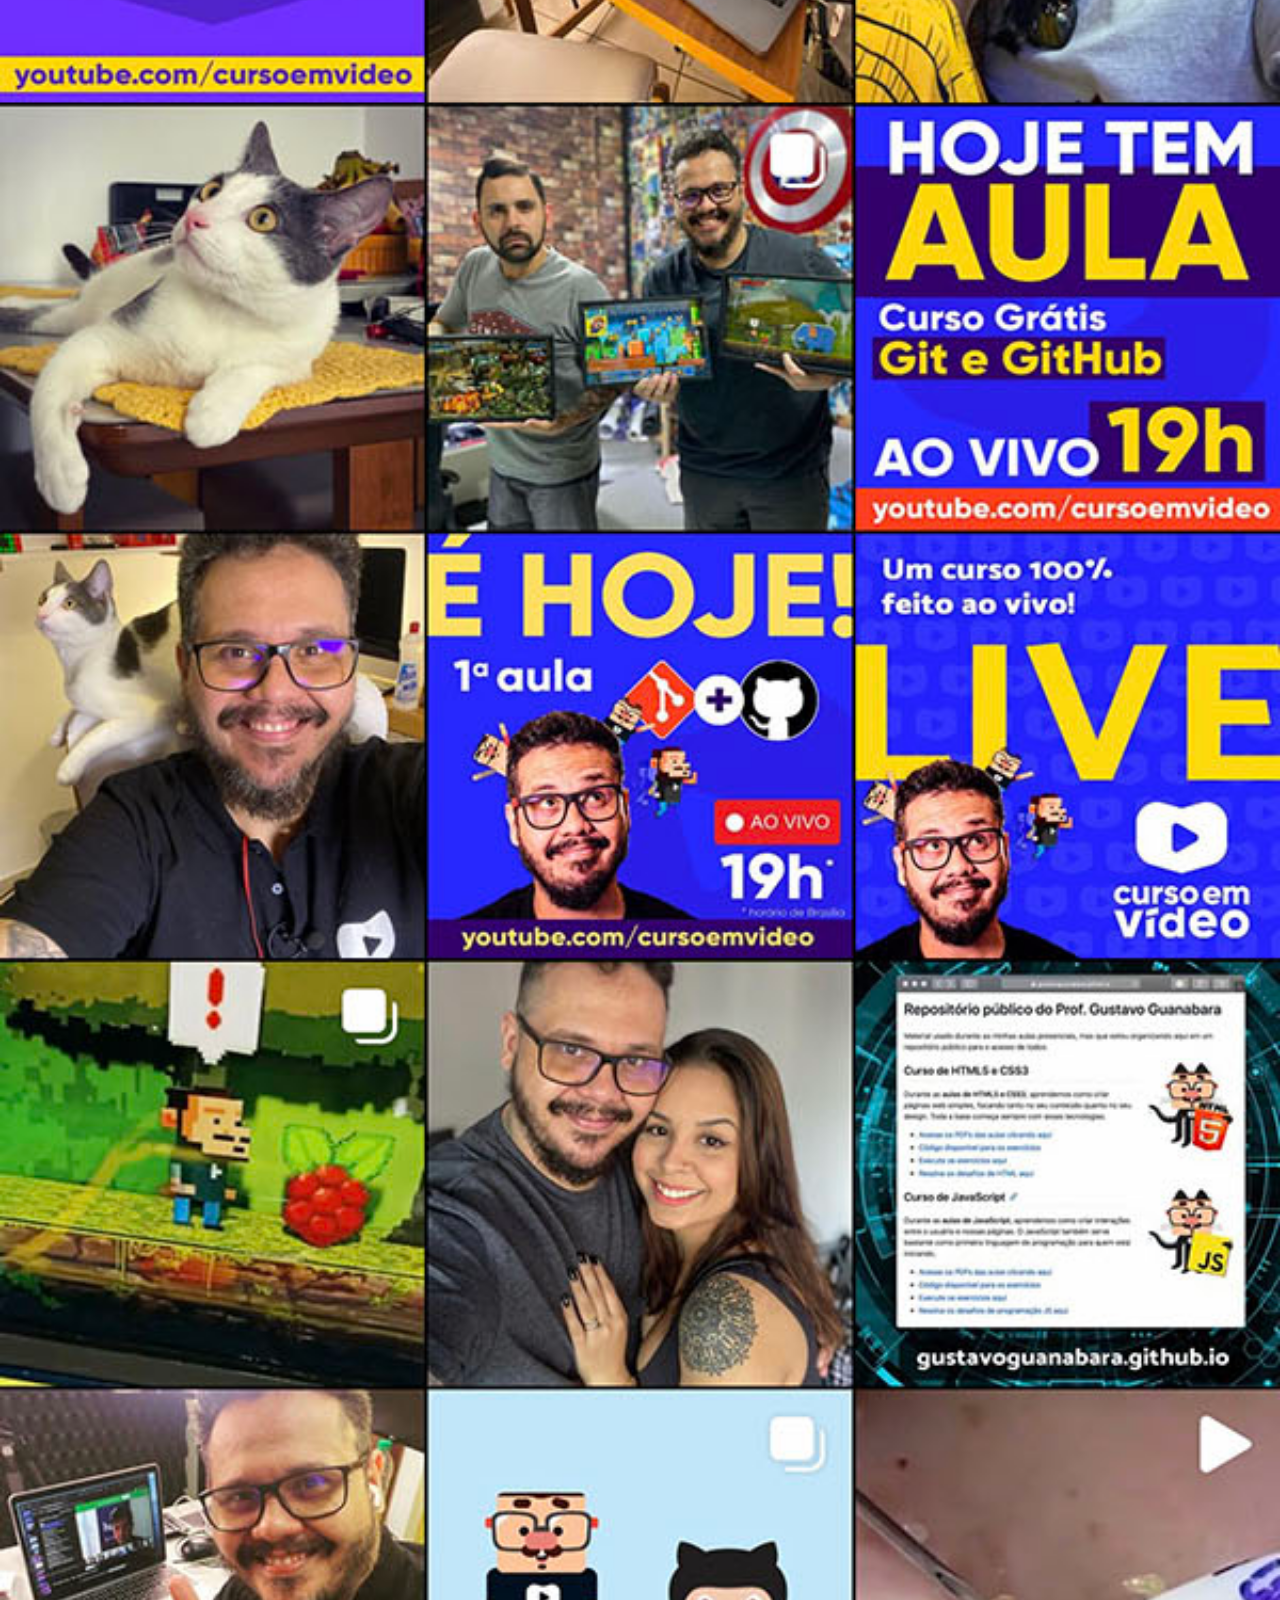
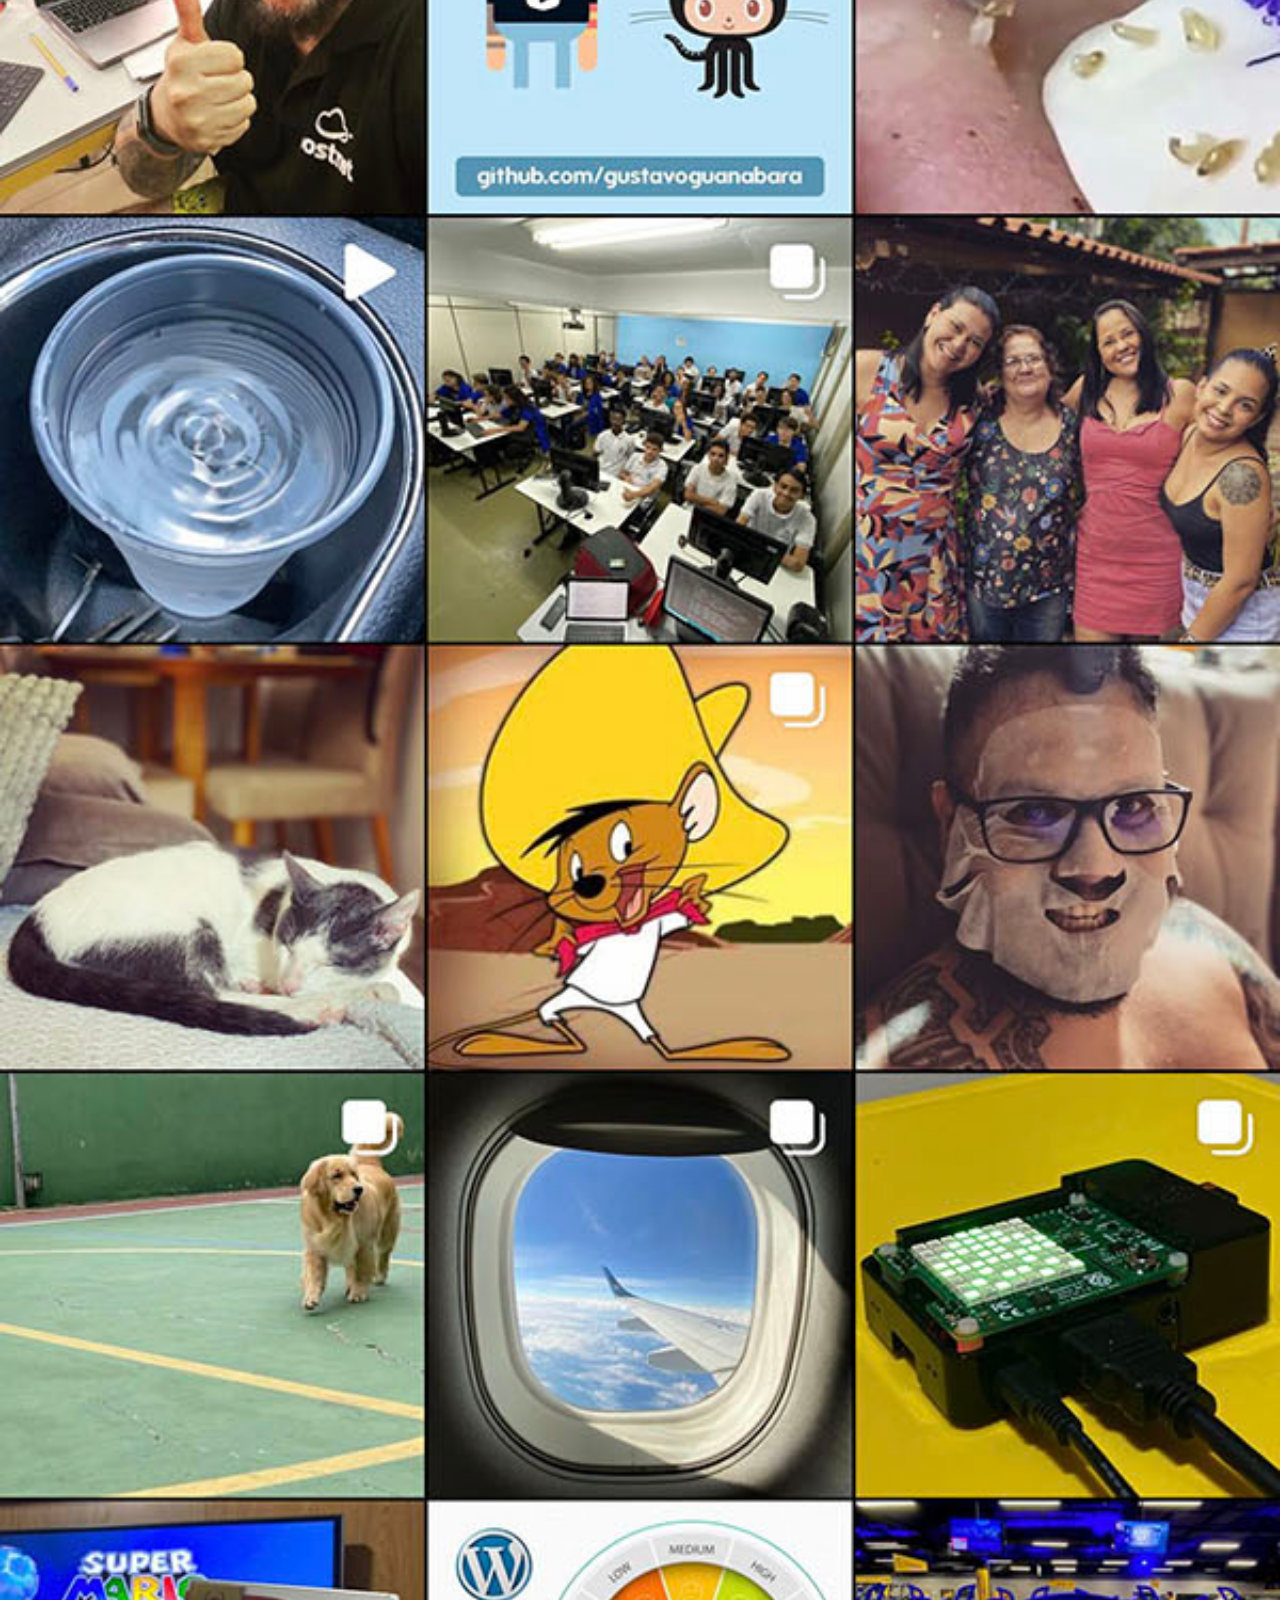
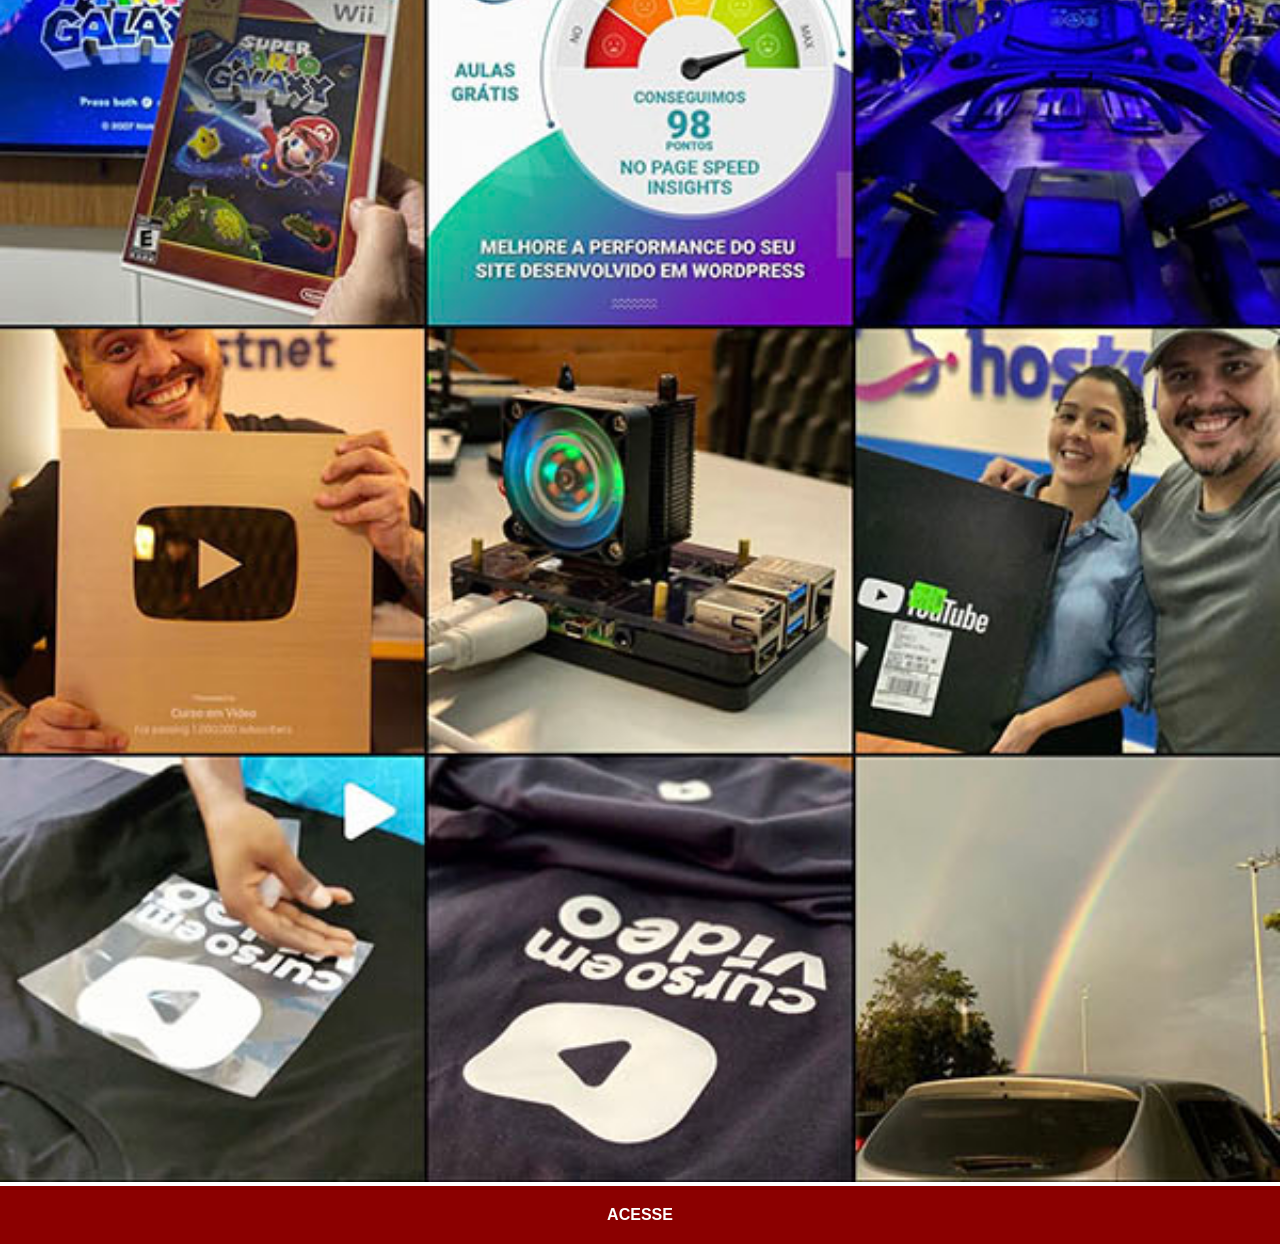
<file: instagram.html>
<!DOCTYPE html>
<html lang="pt-br">
<head>
    <meta charset="UTF-8">
    <meta name="viewport" content="width=device-width, initial-scale=1.0">
    <title>Instagram</title>
    <link rel="stylesheet" href="estilos/social.css">
</head>
<body>
    <img src="imagens/tela-instagram.jpg" alt="">
    <a href="https://www.instagram.com/gustavoguanabara/" target="_blank">ACESSE</a>
</body>
</html>
</file>
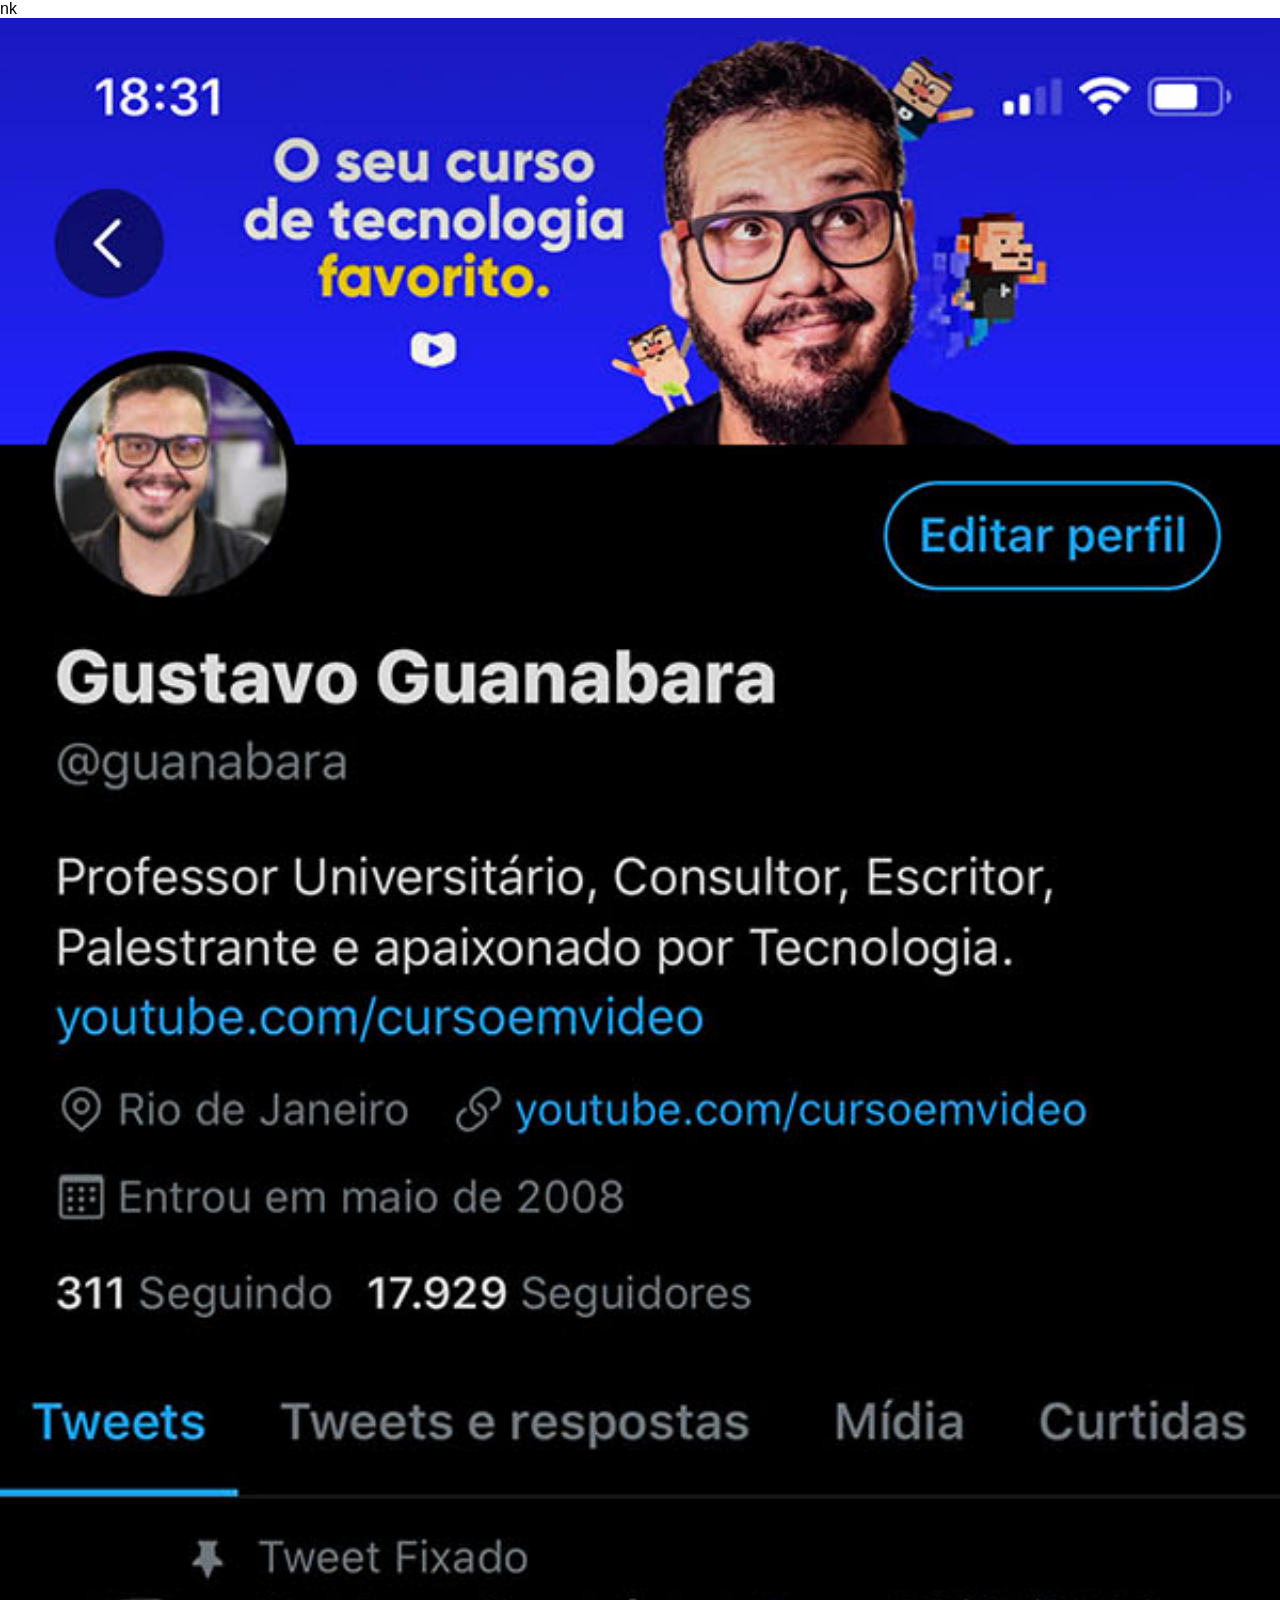
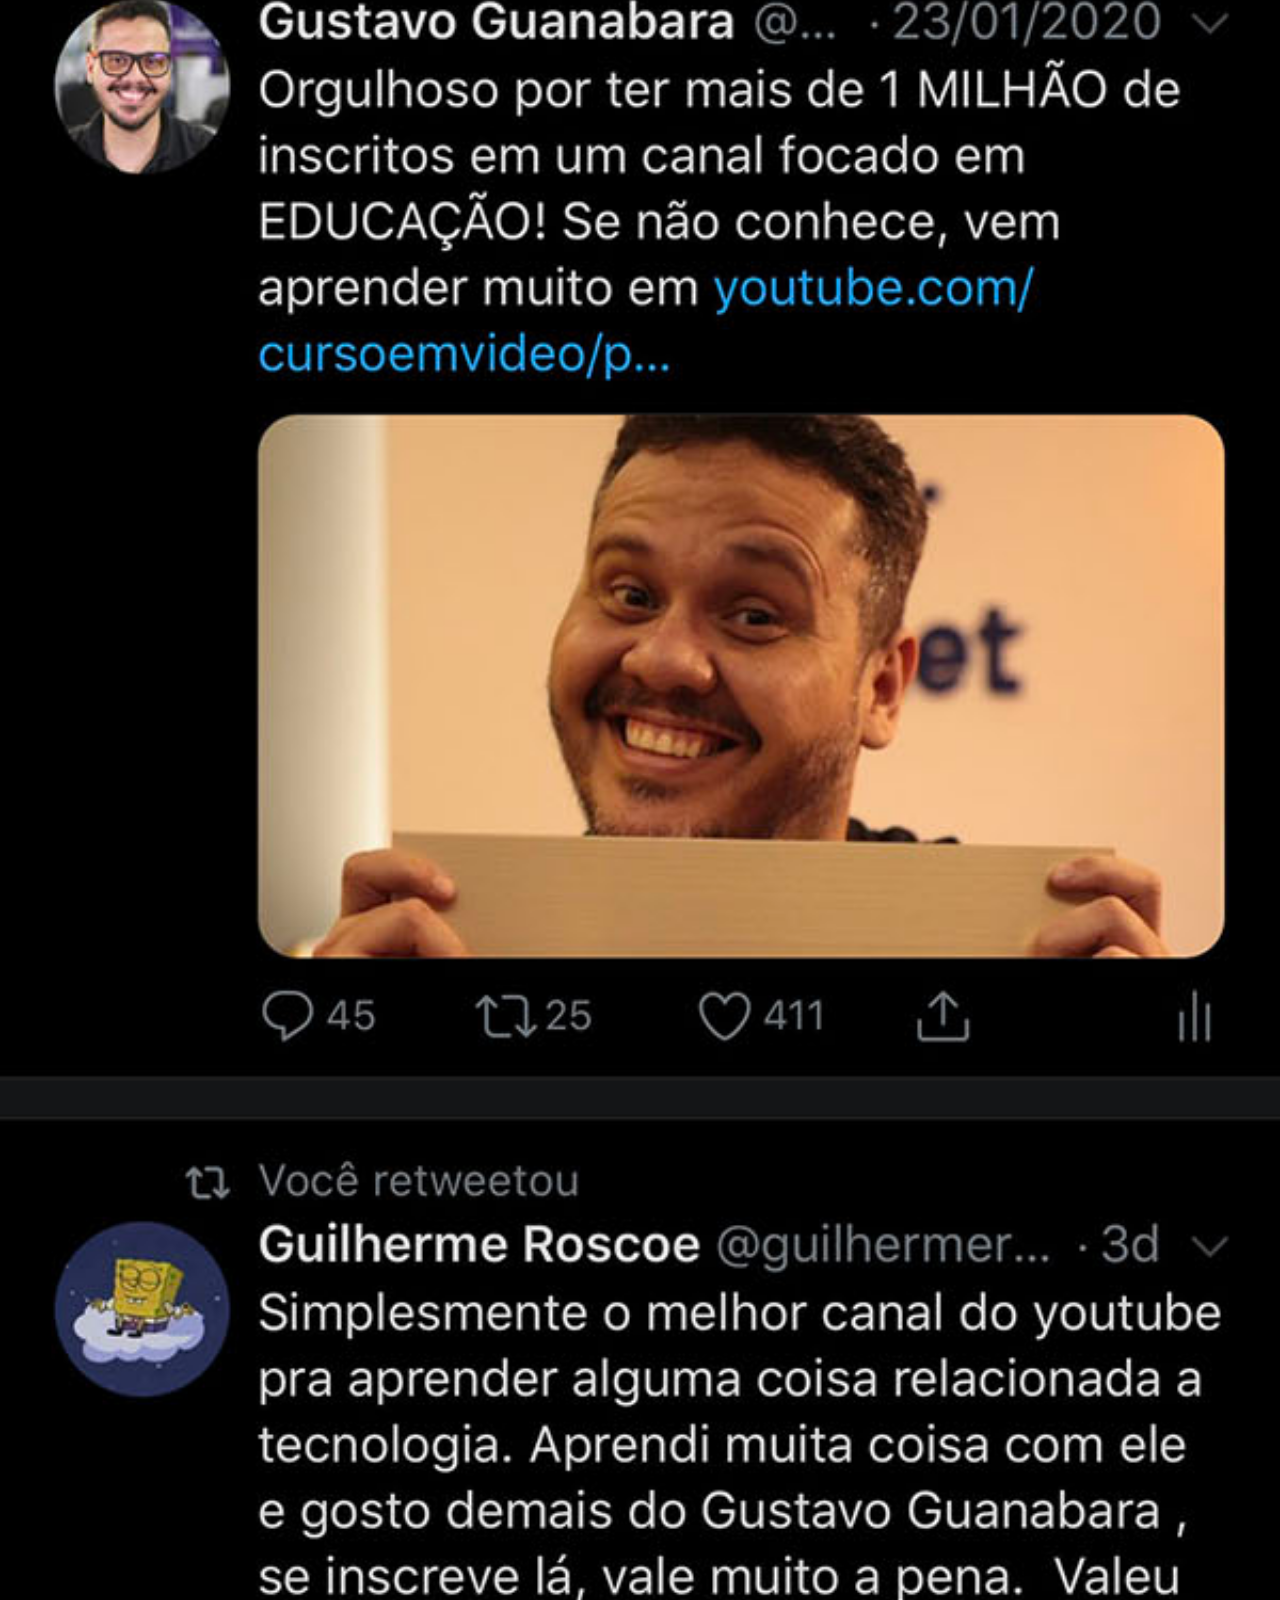
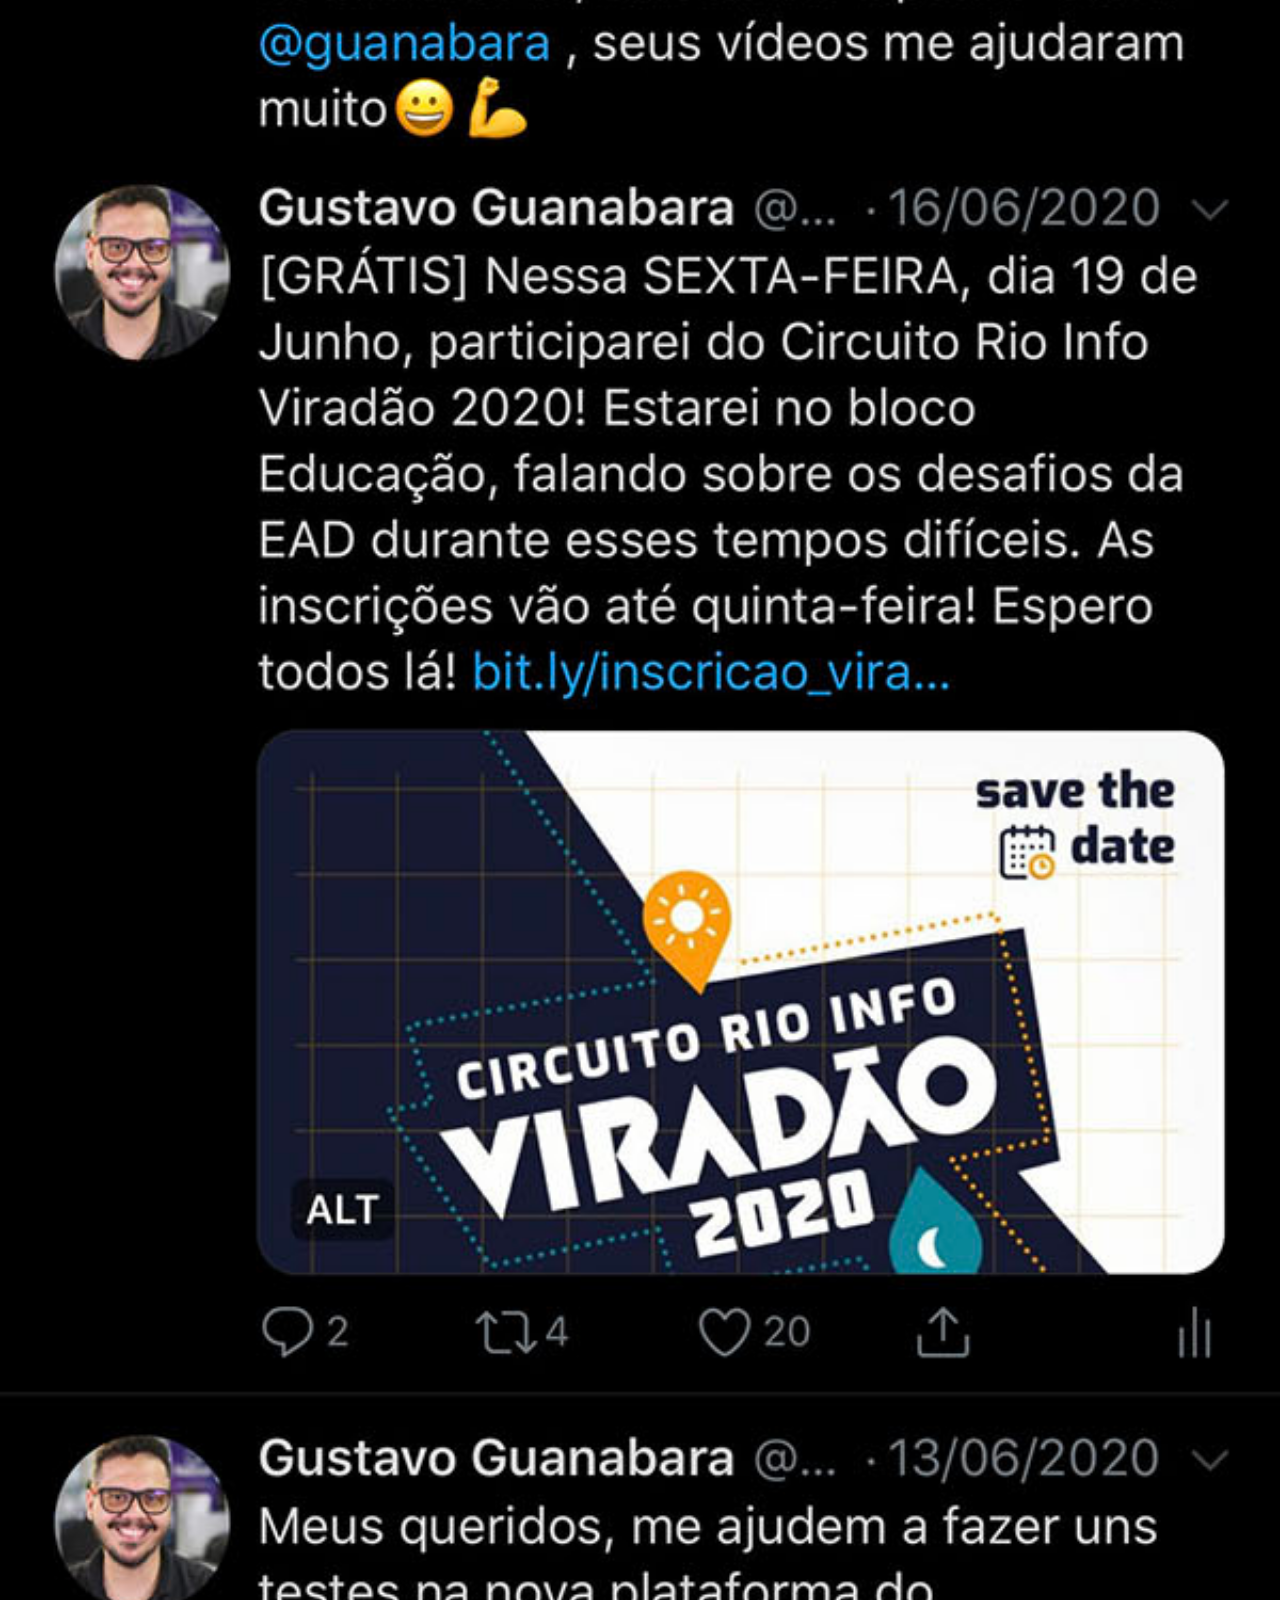
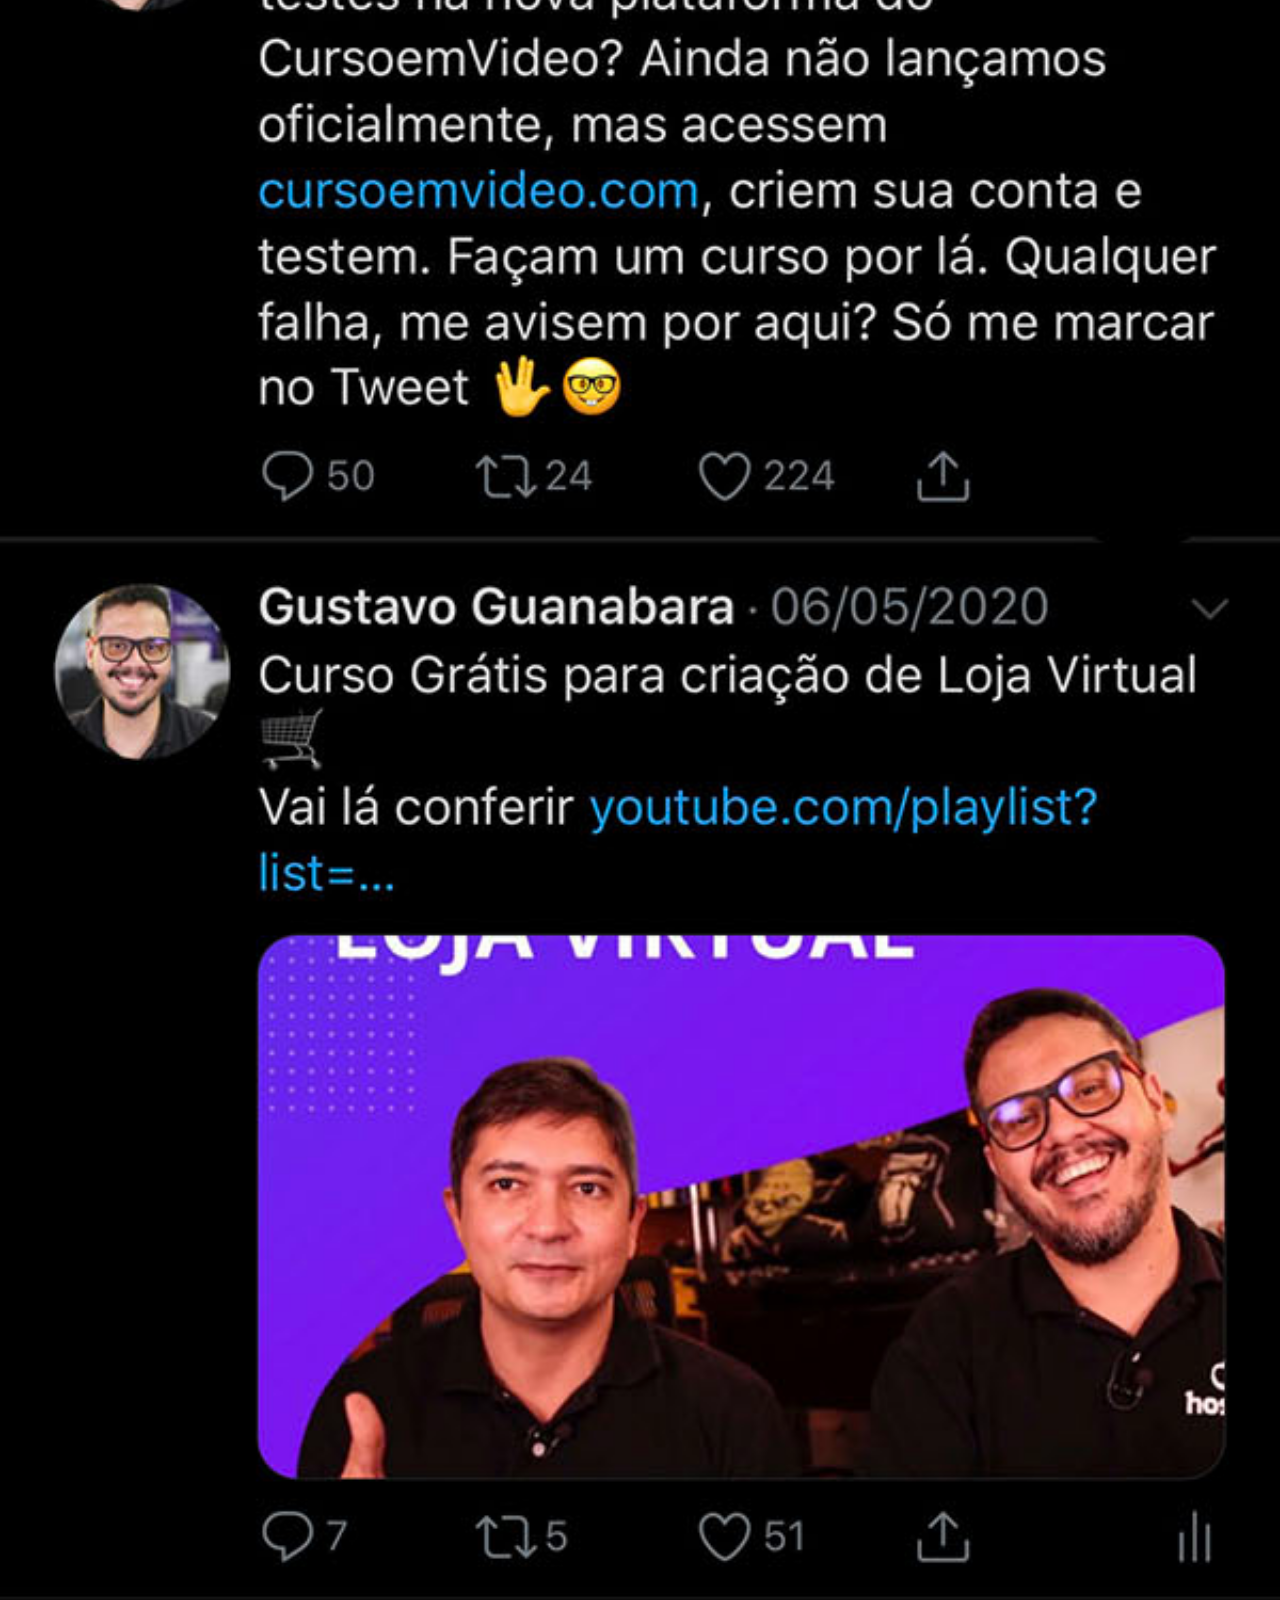
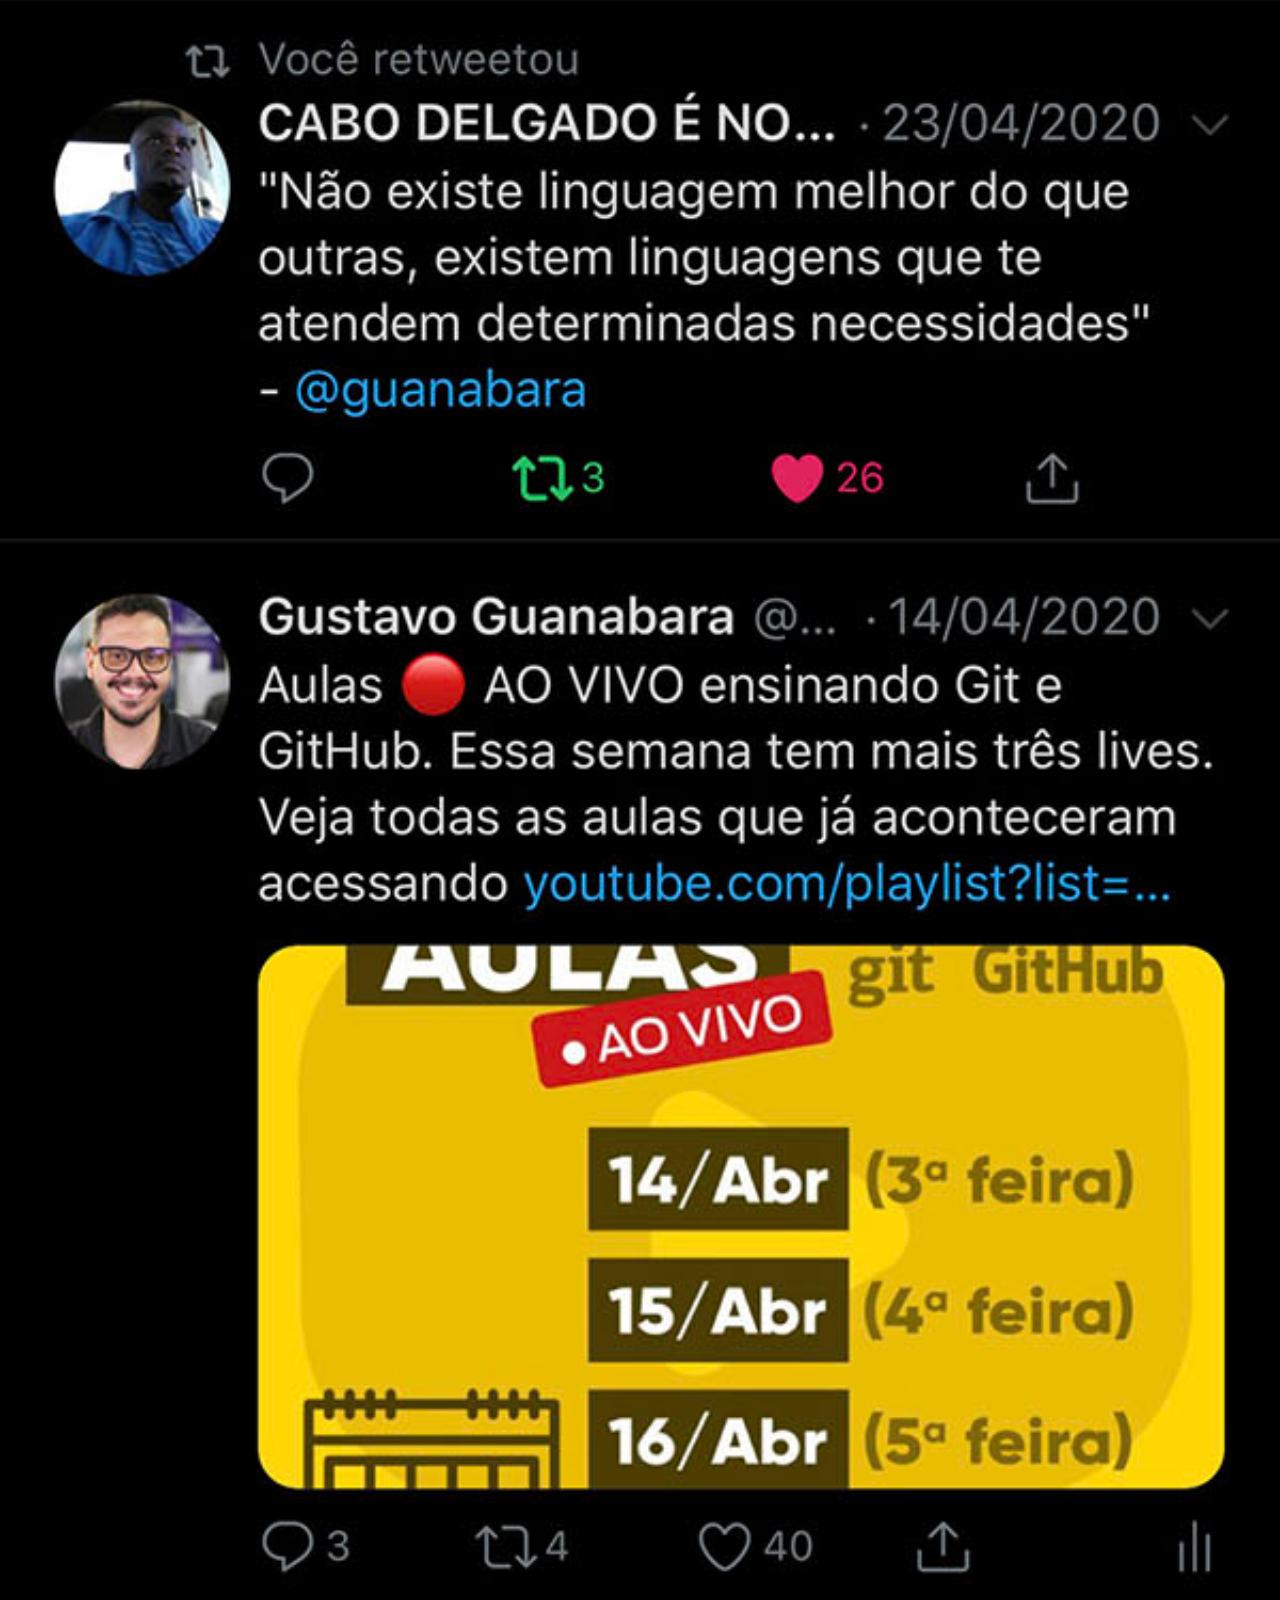
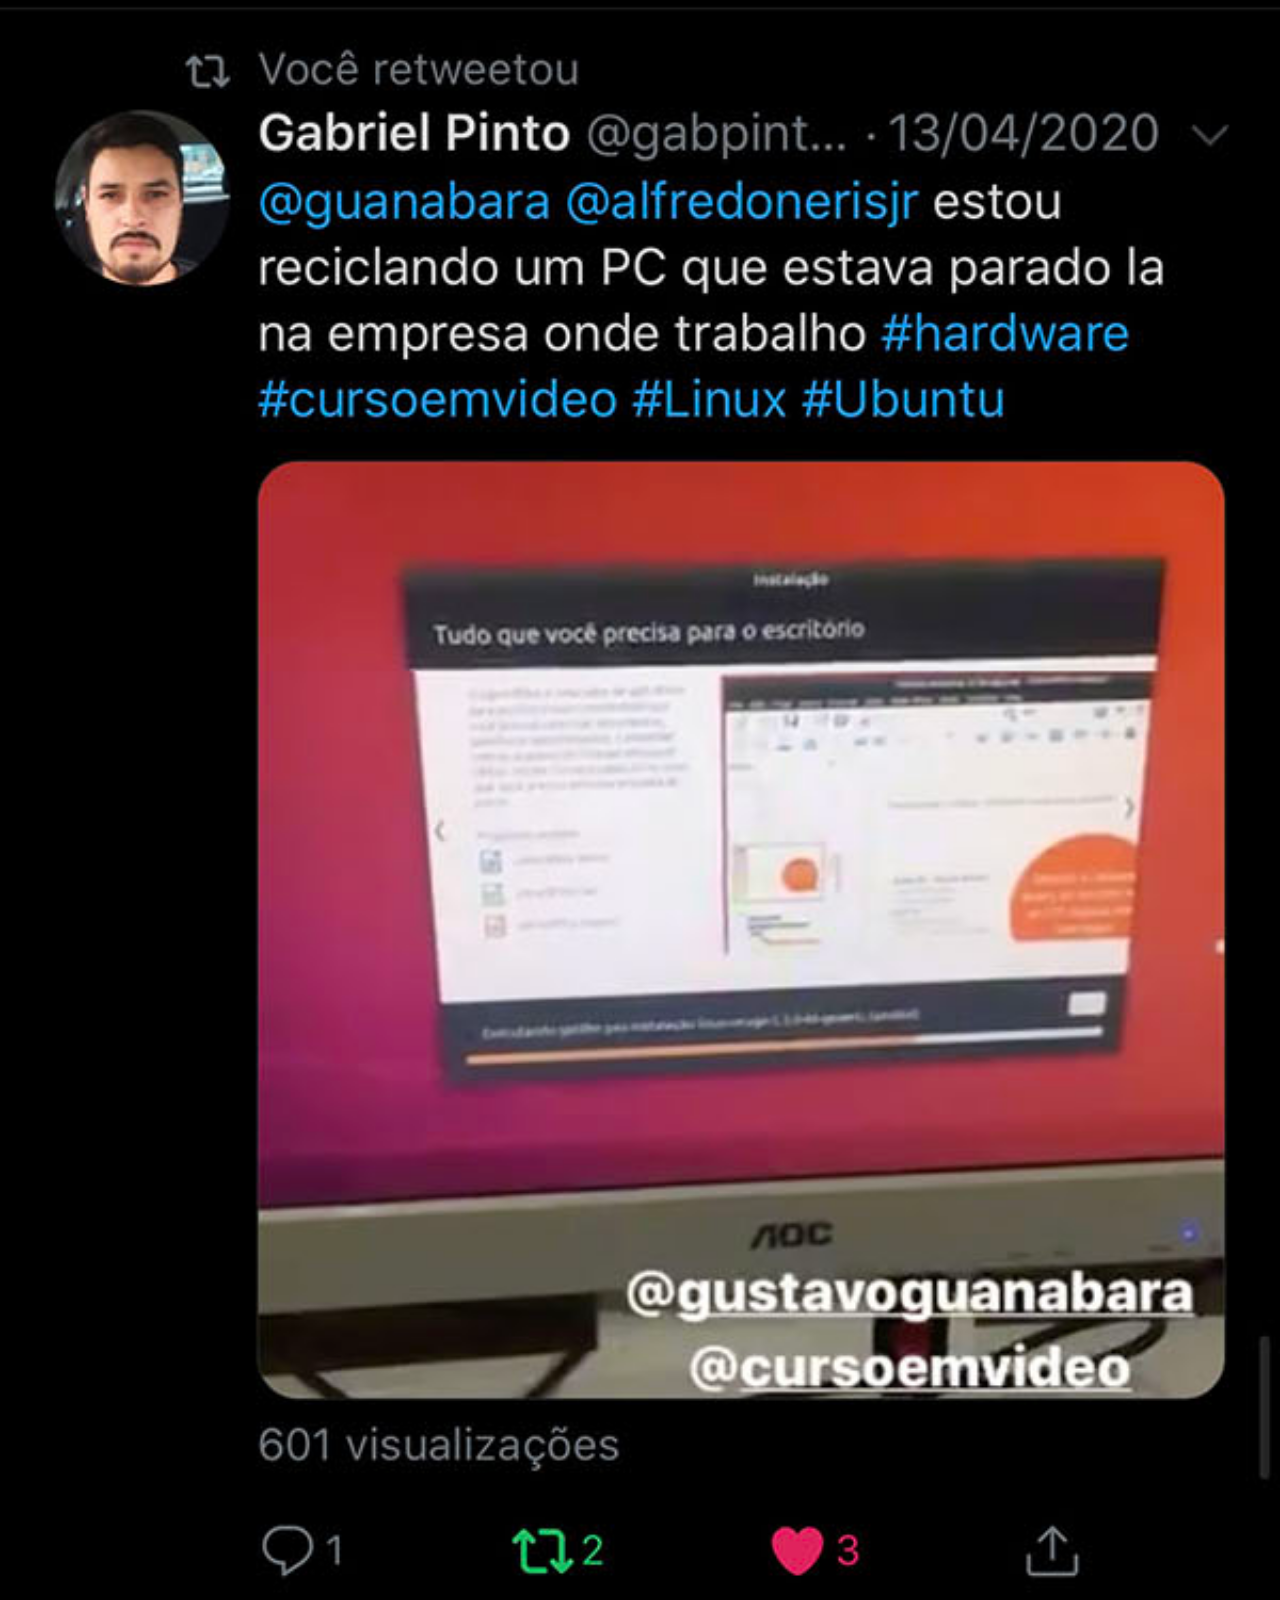
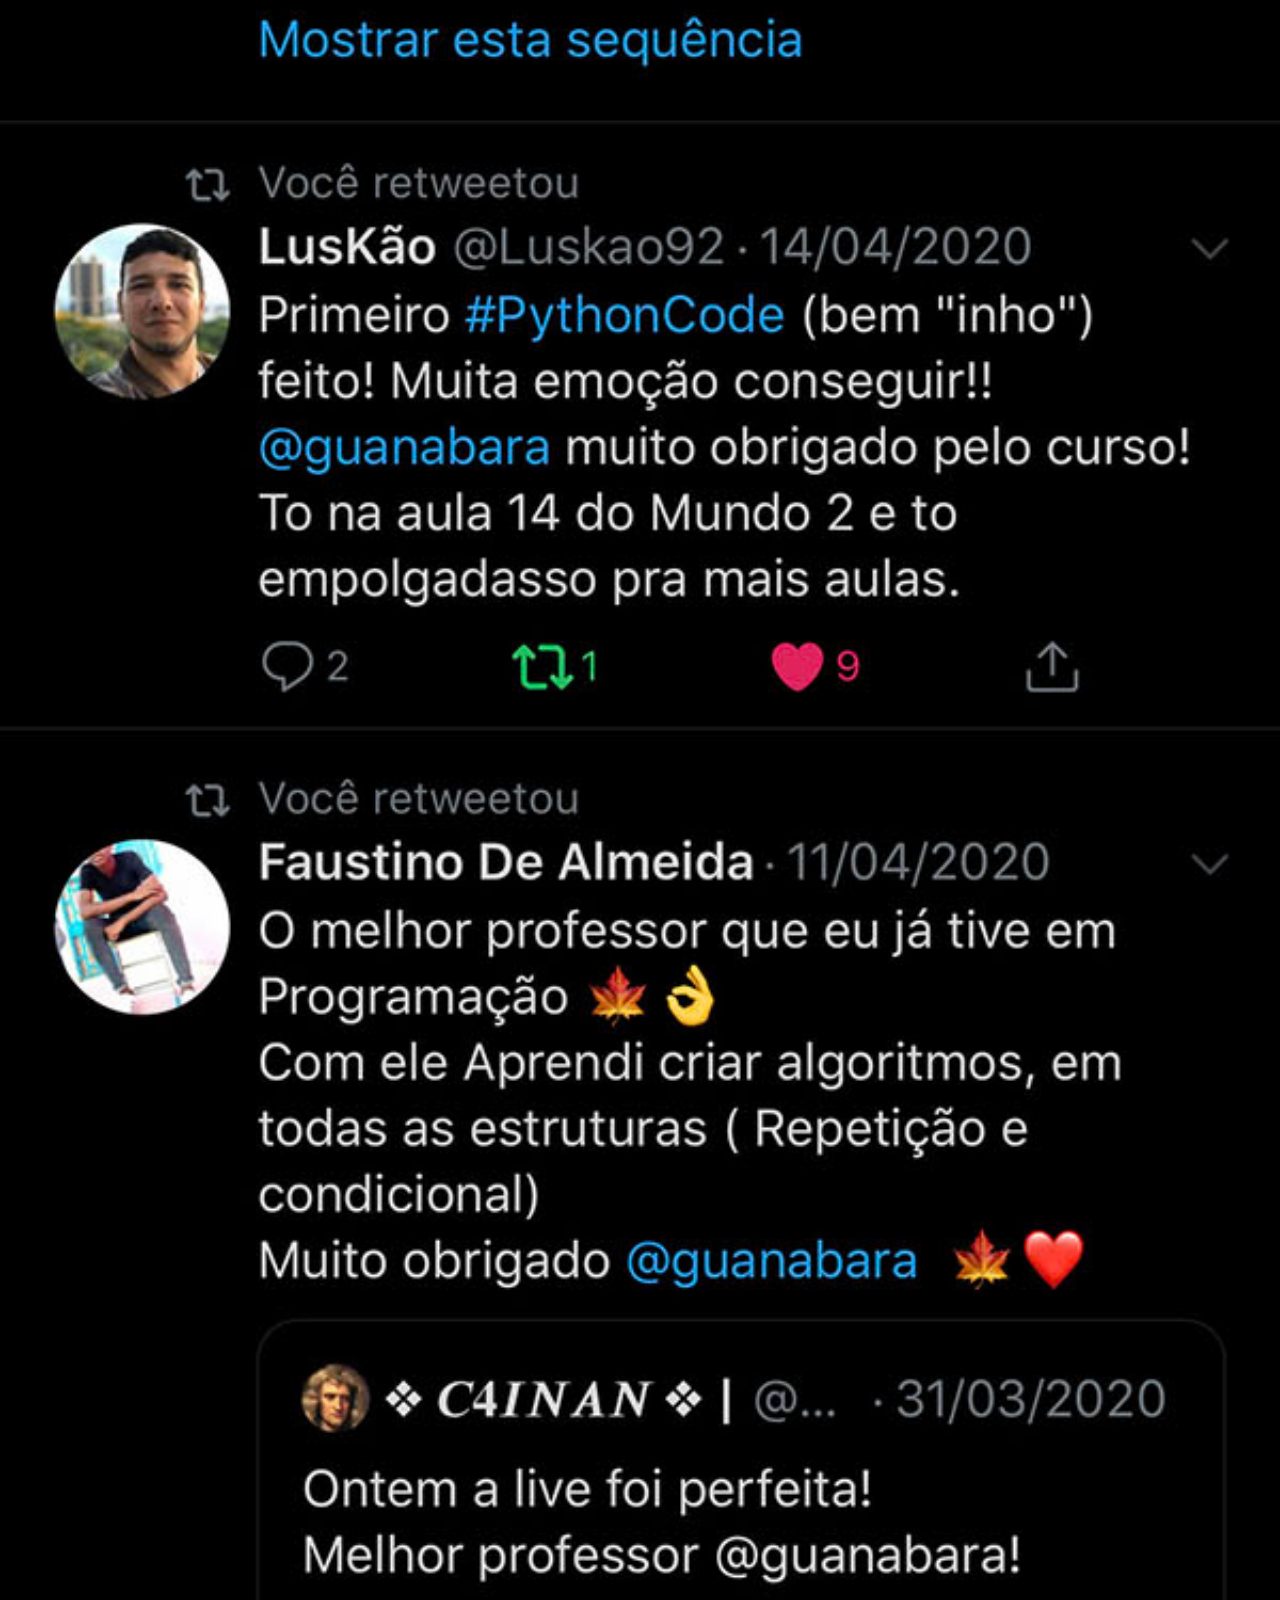
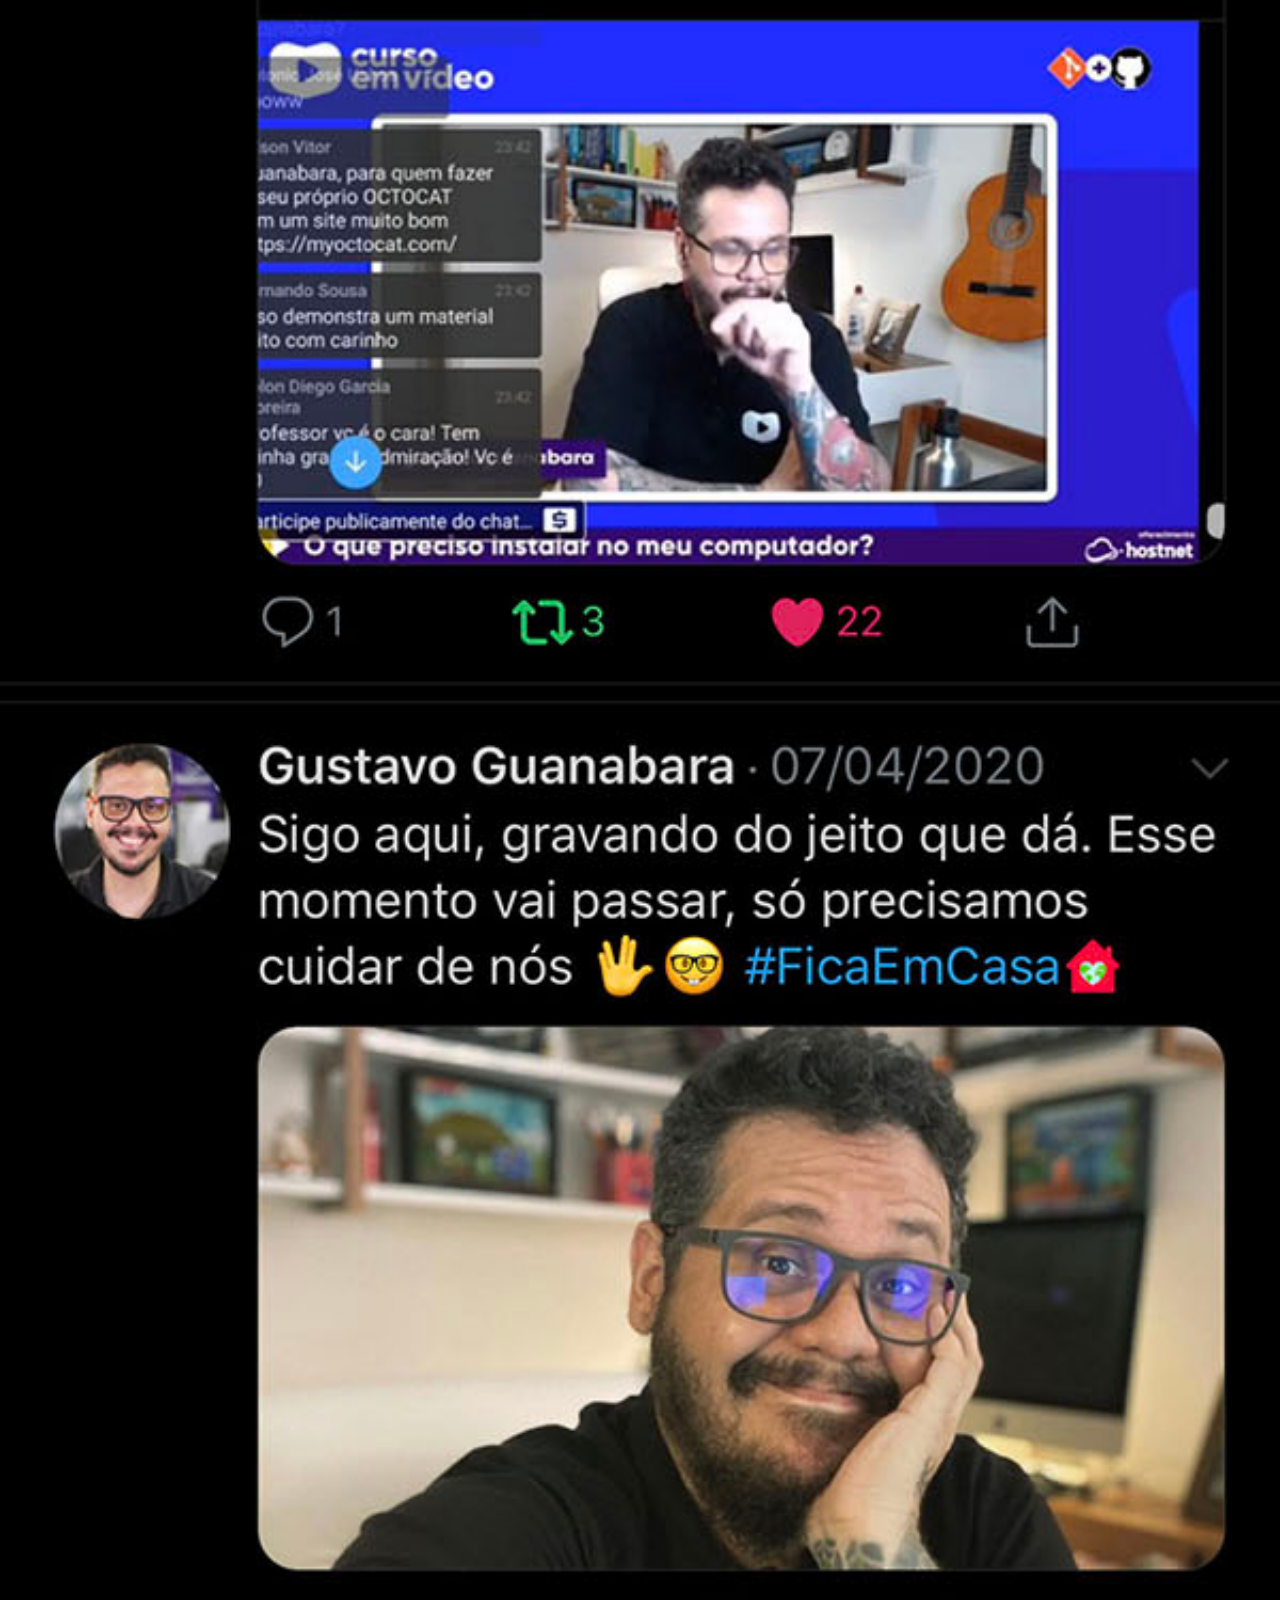
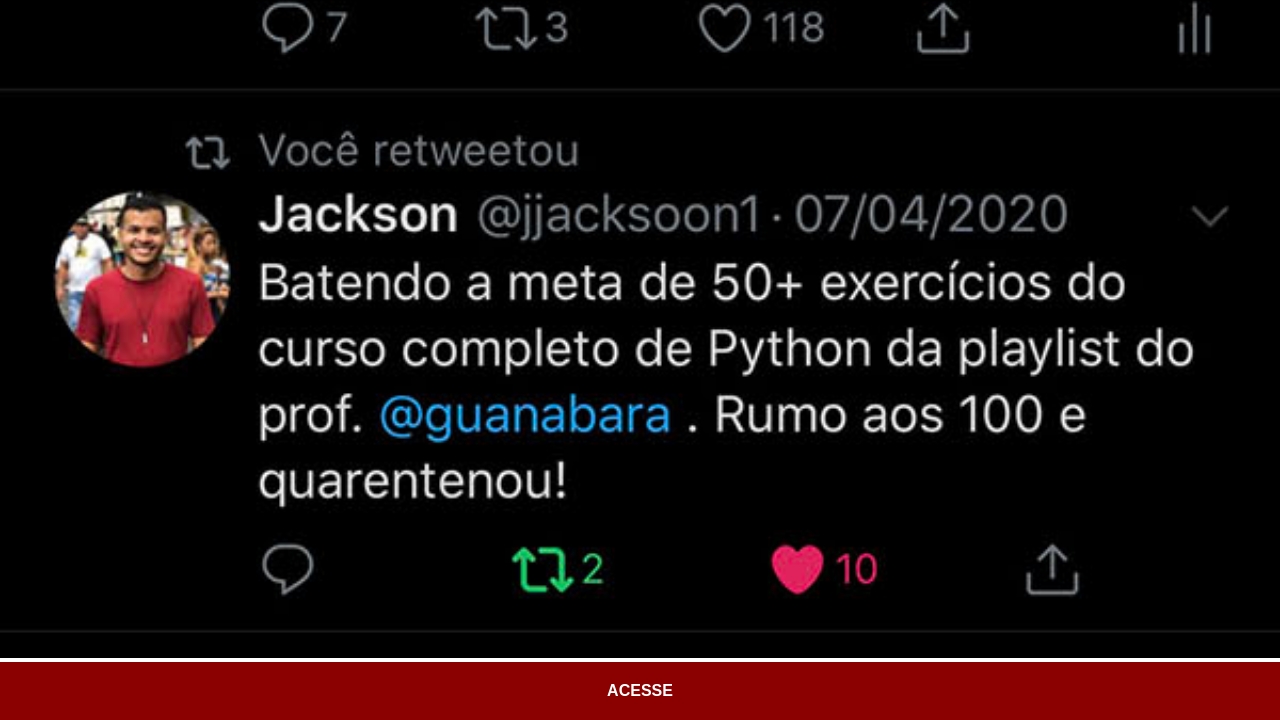
<file: twitter.html>
<!DOCTYPE html>
<html lang="pt-br">
<head>
    <meta charset="UTF-8">
    <meta name="viewport" content="width=device-width, initial-scale=1.0">
    <title>Twitter</title>
    <link rel="stylesheet" href="estilos/social.css">nk
</head>
<body>
    <img src="imagens/tela-twitter.jpg" alt="">
    <a href="https://x.com/guanabara" target="_blank">ACESSE</a>
</body>
</html>
</file>
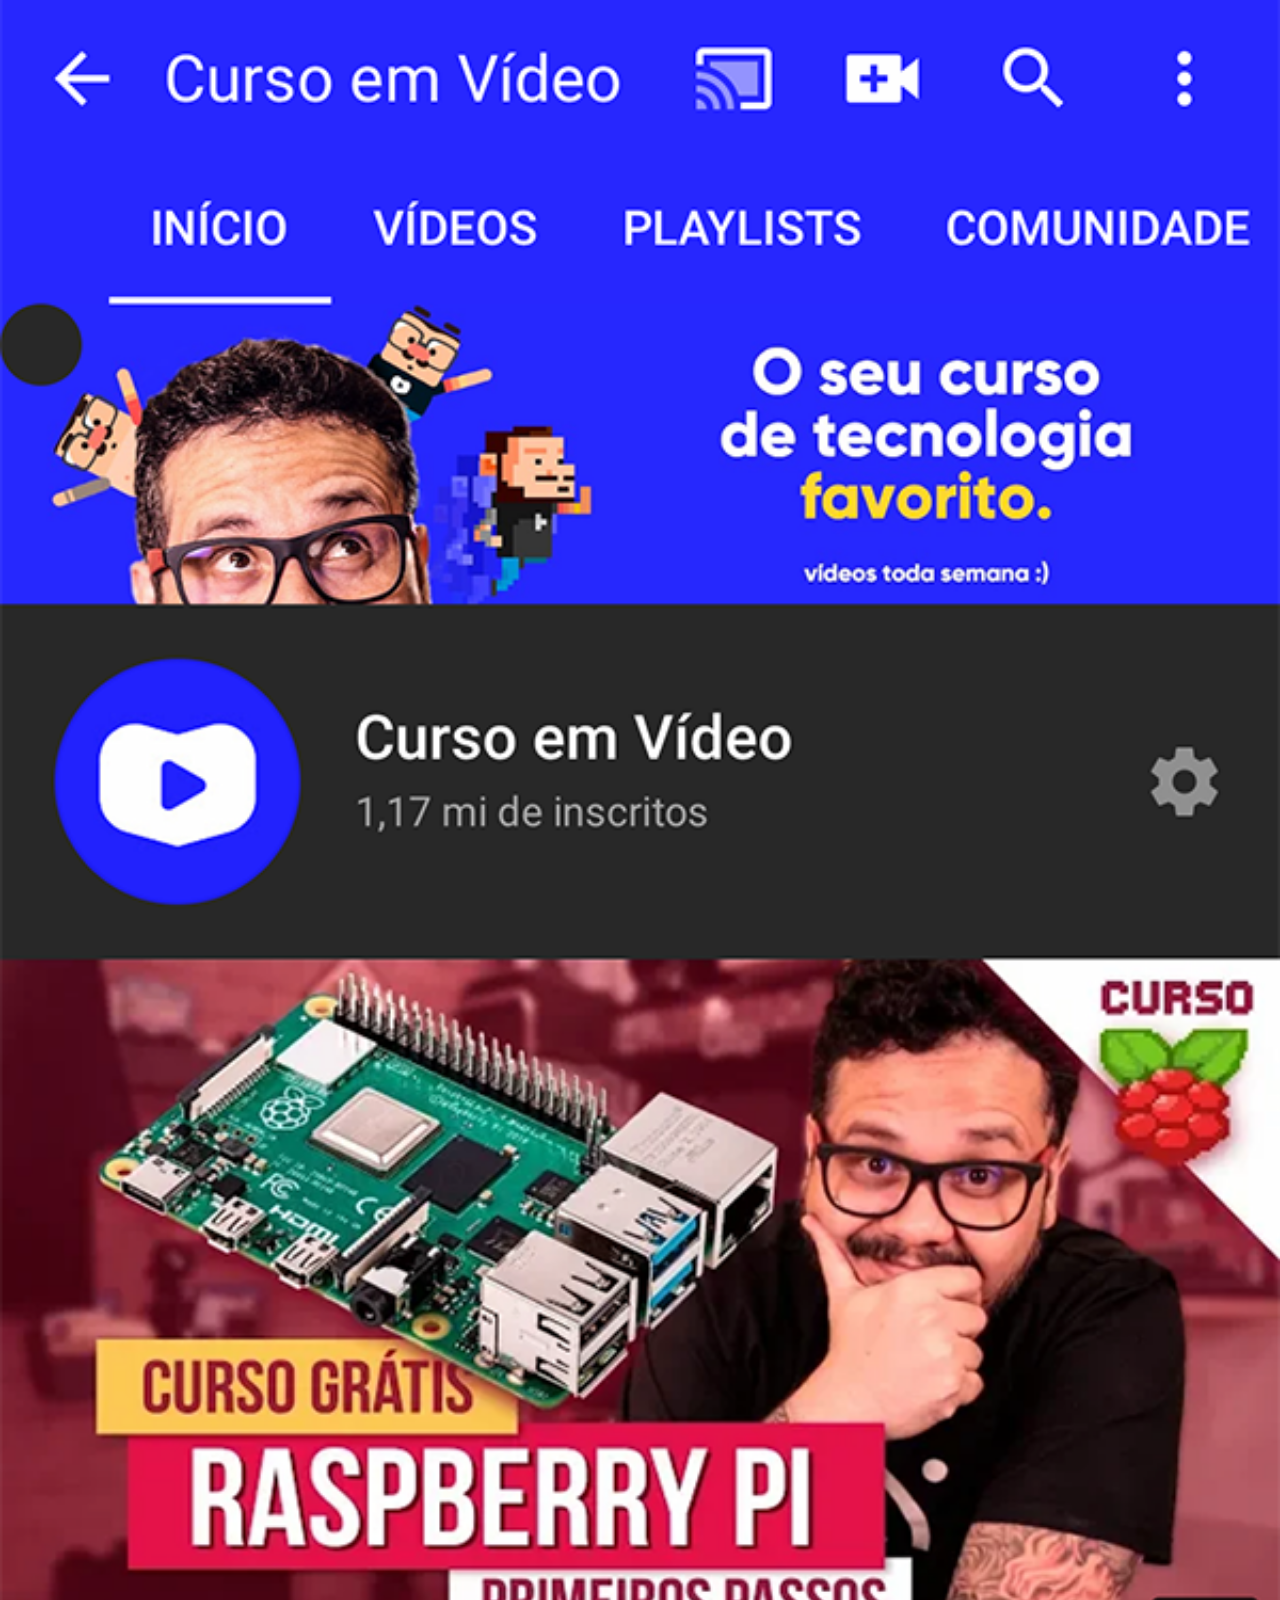
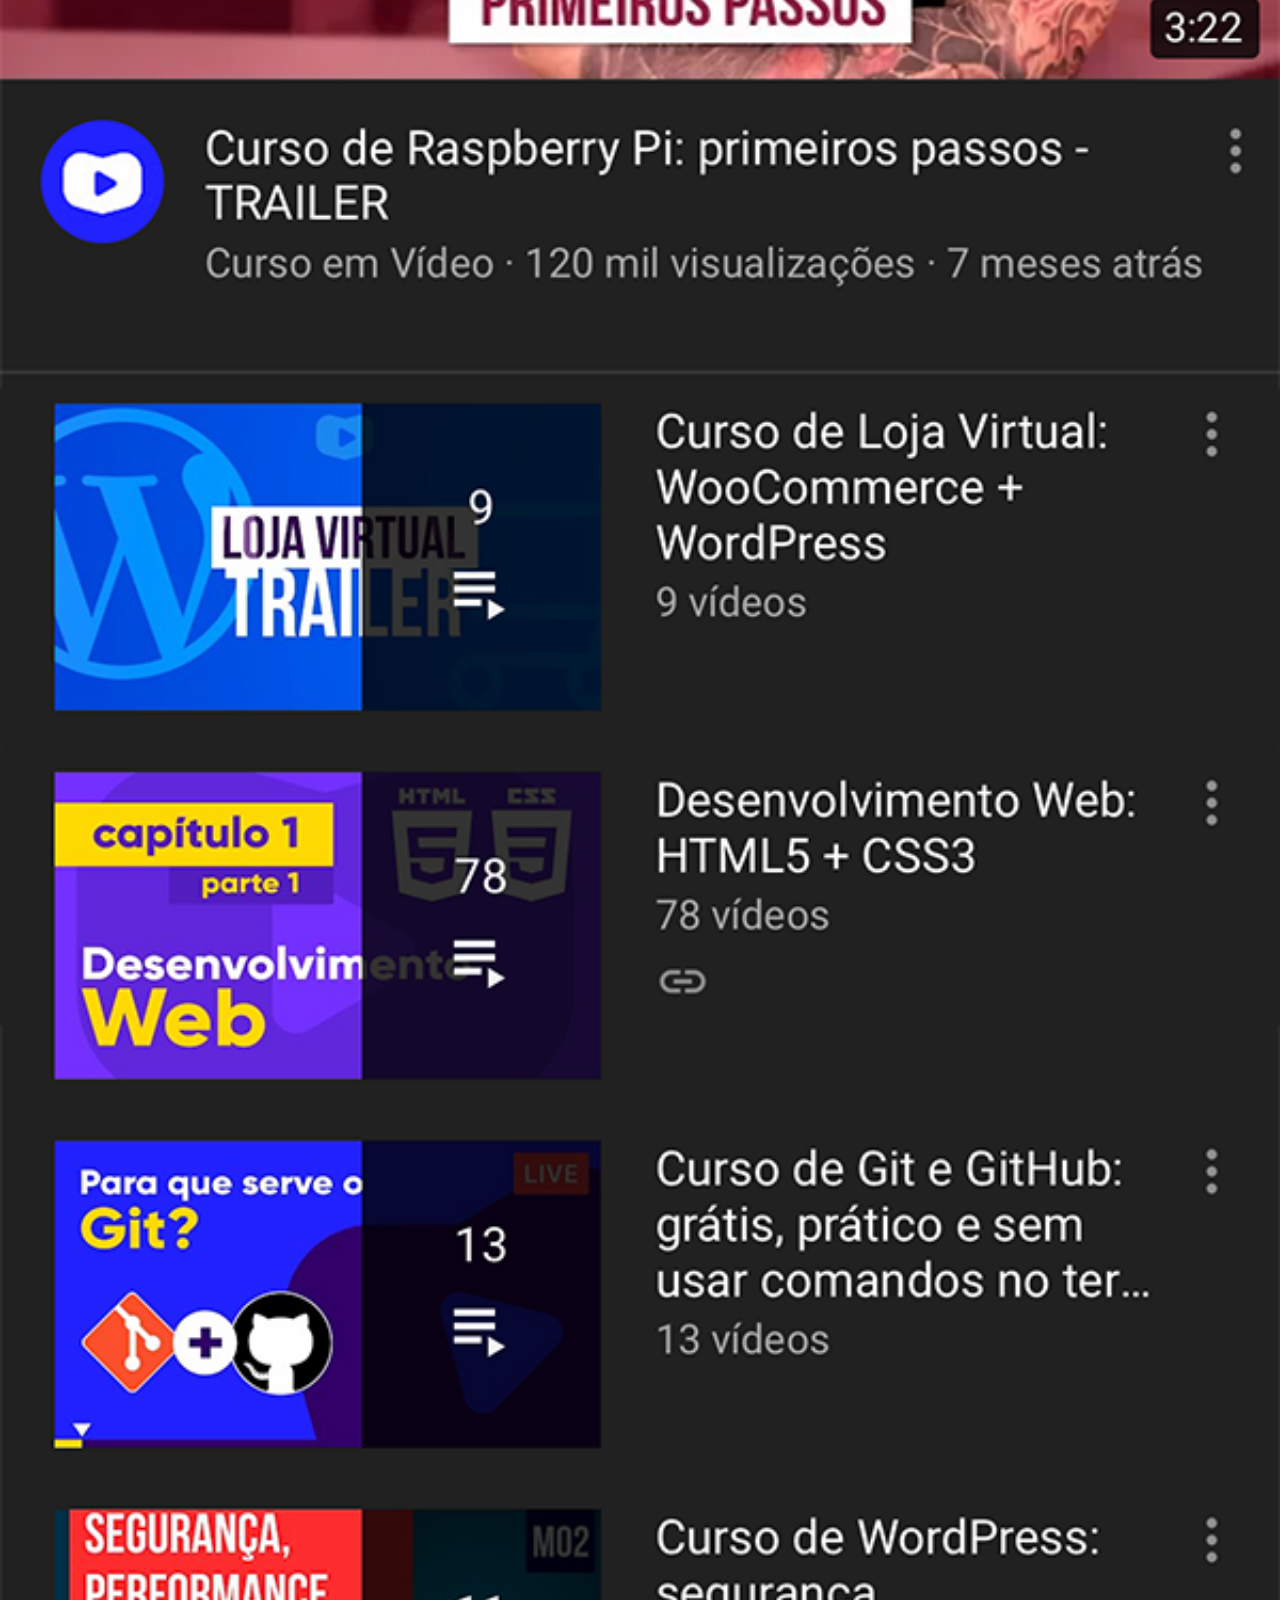
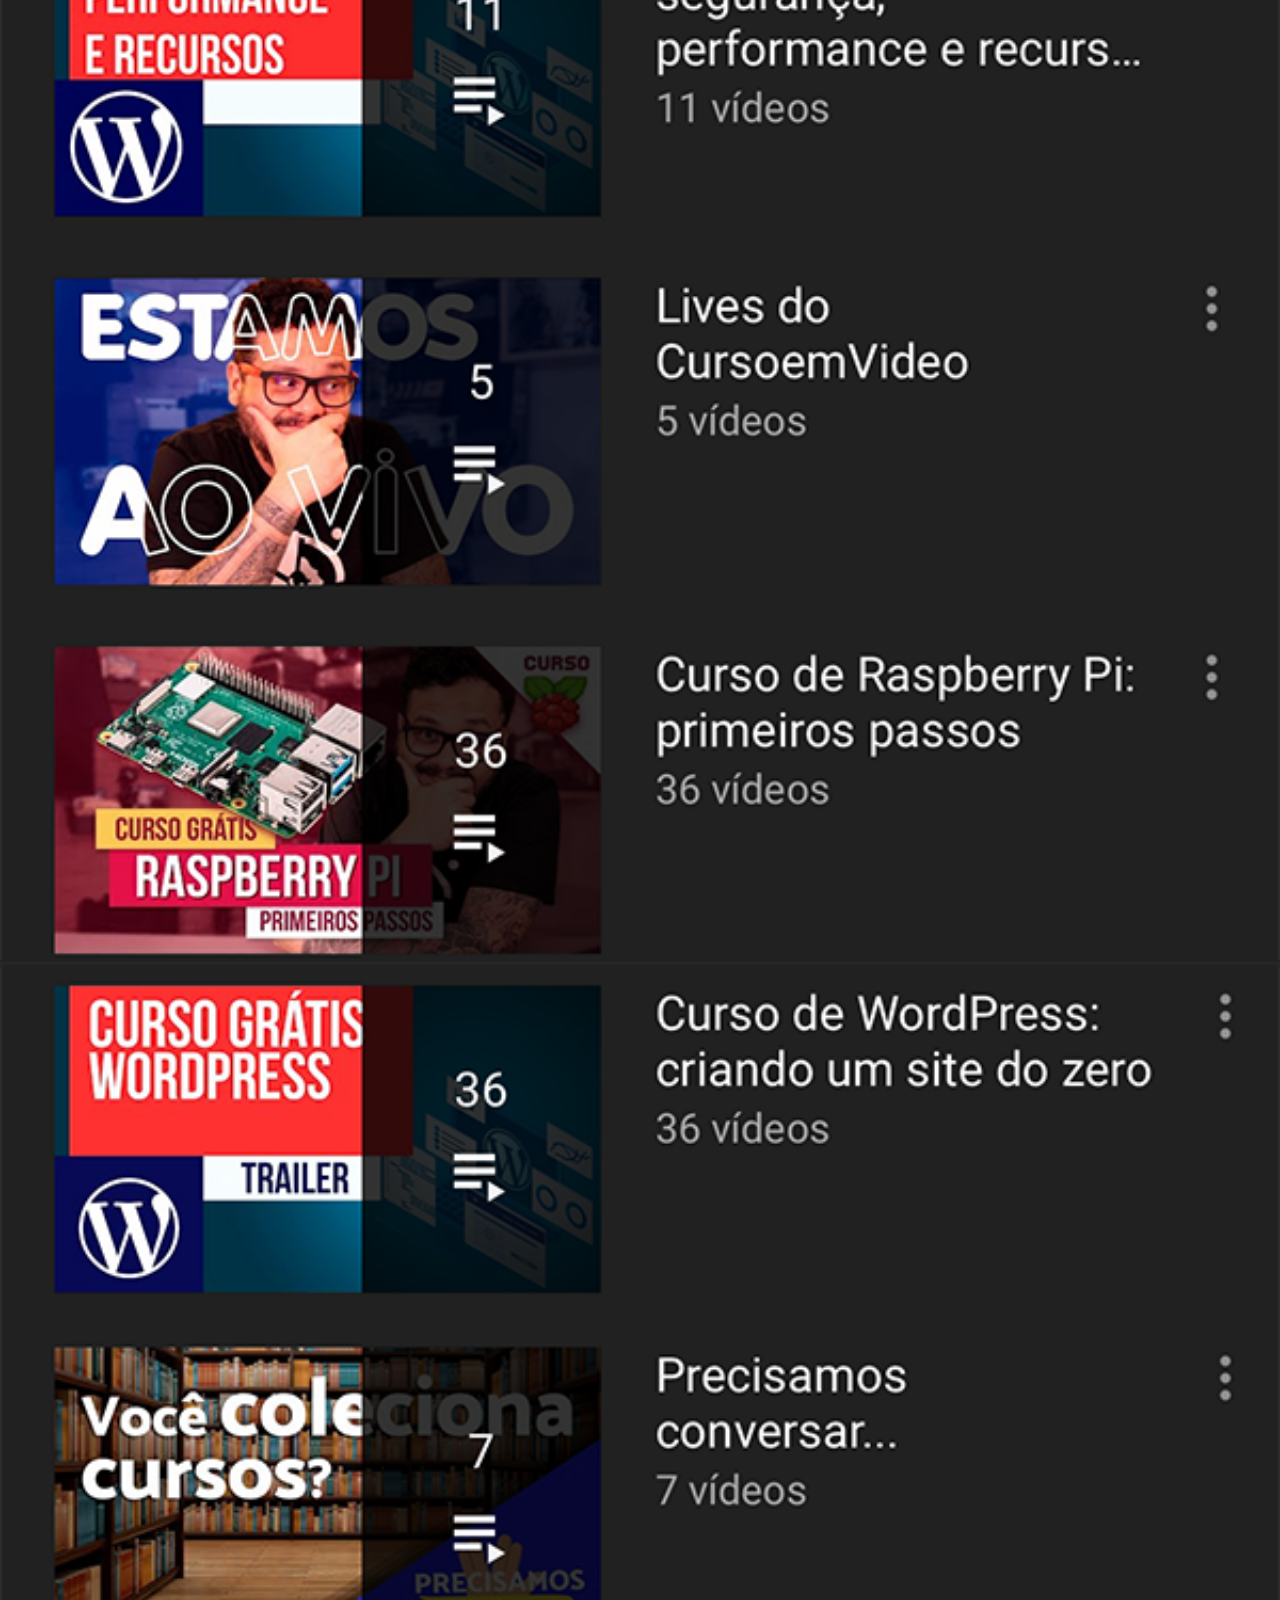
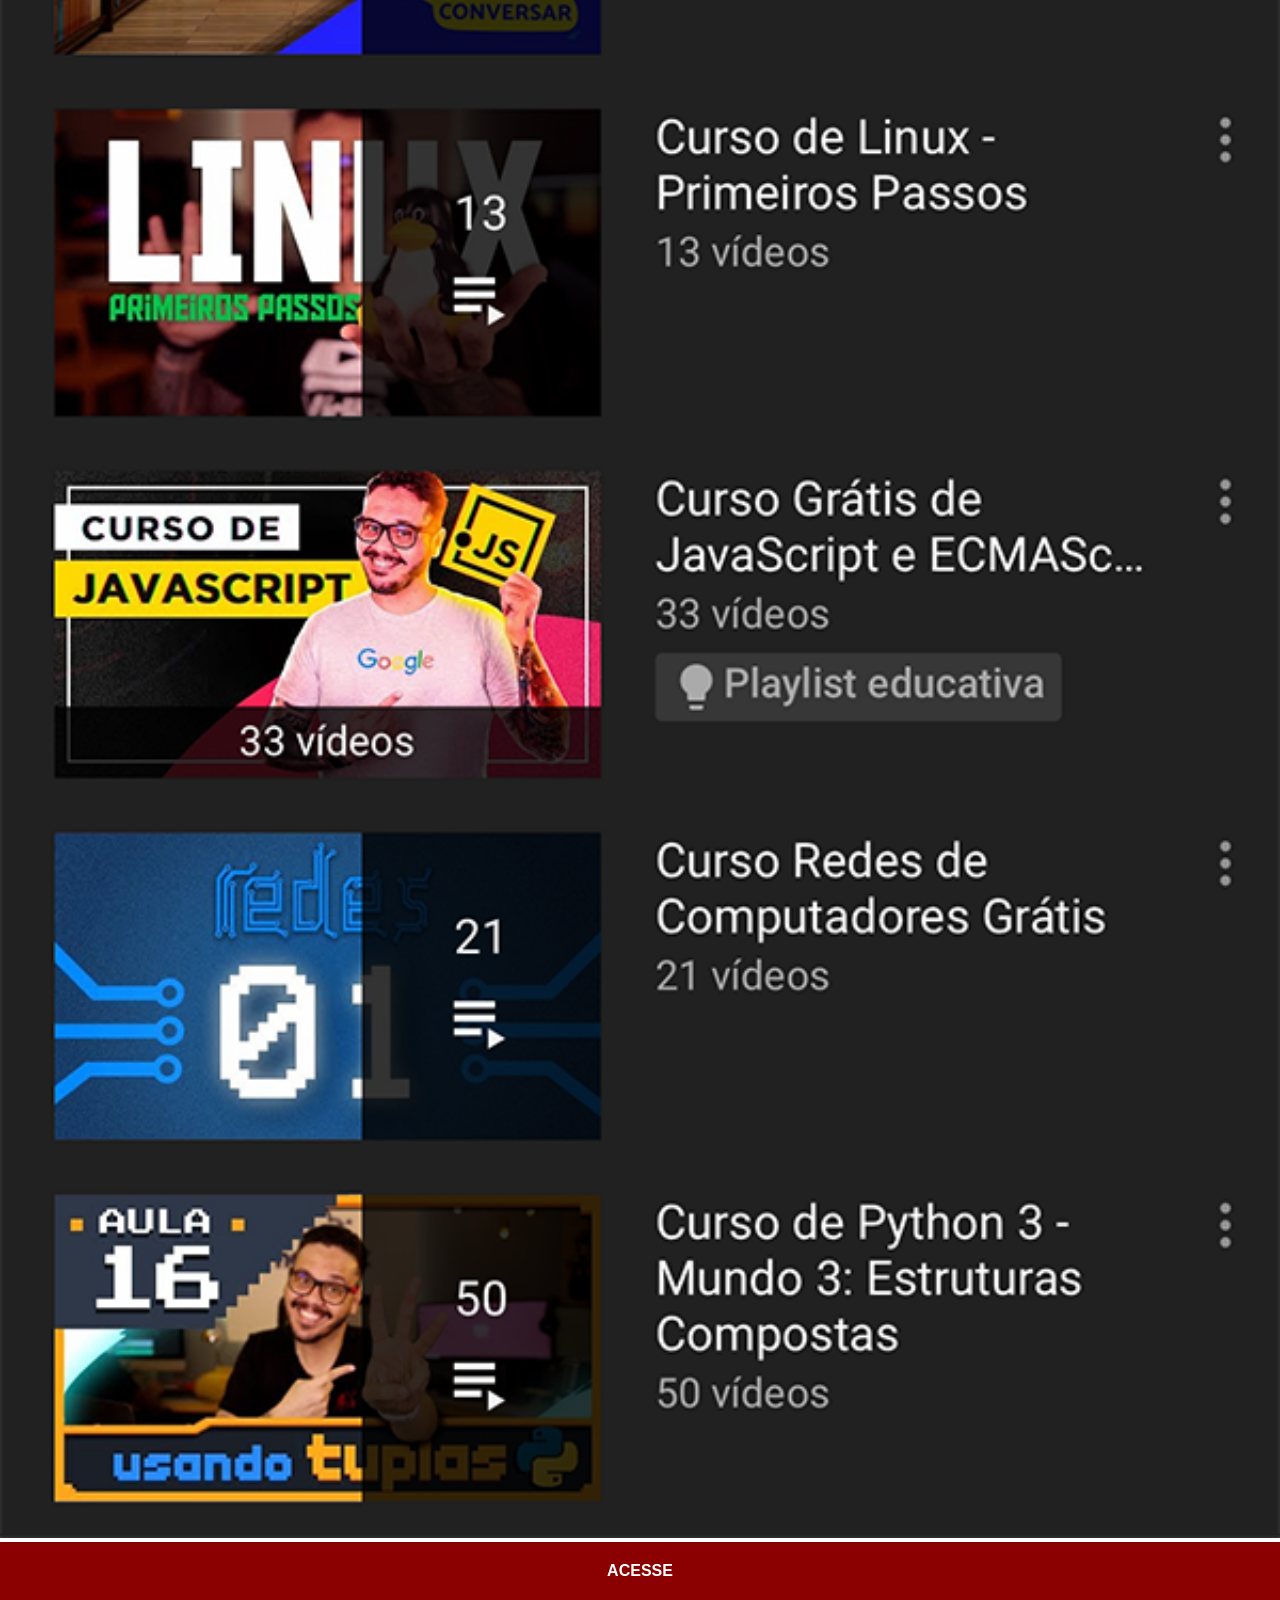
<file: youtube.html>
<!DOCTYPE html>
<html lang="pt-br">
<head>
    <meta charset="UTF-8">
    <meta name="viewport" content="width=device-width, initial-scale=1.0">
    <title>Youtube</title>
    <link rel="stylesheet" href="estilos/social.css">
</head>
<body>
    <img src="imagens/tela-youtube.png" alt="">
    <a href="https://www.youtube.com/@cursoemvideo/playlists" target="_blank">ACESSE</a>
</body>
</html>
</file>
<file: estilos/style.css>
@charset "UTF-8";

* {
    margin: 0px;
    padding: 0px;
    font-family: Arial, Helvetica, sans-serif;
}

html, body {
    height: 100vh;
    width: 100vw;
    background-color: black;
}

body {
    background: url("../imagens/fundo-madeira.jpg") no-repeat top center;
    background-size: cover;
    background-attachment: fixed;
}

main {
    height: 100vh;
    position: relative;
}

section#telefone {
    position: absolute;
    top: 50%;
    left: 50%;
    transform: translate(-50%, -50%);

    height: 627px;
    width: 311px;
    background-color: blue;
    background: url("../imagens/frame-iphone.png") no-repeat;
}

iframe#tela {
    position: relative;
    top: 80px;
    left: 22px;
    width: 267px;
    height: 471px;
}

section#redes-sociais {
    text-align: right;
}

section#redes-sociais img {
    width: 50px;
    margin: 10px;
    border-radius: 50%; /*esse valor ja deixa a imagen redonda*/
    box-shadow: 2px 2px 5px rgba(0, 0, 0, 0.404);
    box-sizing: border-box;
}

section#redes-sociais img:hover { /*estilisando e mudando a passada do mouse em cima dos icones de navegação*/
    border: 2px solid rgba(255, 255, 255, 0.534);
    transform: translate(-3px, -3px);
    box-shadow: 5px 5px 10px rgba(0, 0, 0, 0.603);
    transition: transform 0.3s, border 1s; 
}
</file>
<file: estilos/social.css>
@charset "UTF-8";

* {
            margin: 0px;
            padding: 0px;
            font-family: Arial, Helvetica, sans-serif;
        }

        ::-webkit-scrollbar {
            width: 0px;
            height: 0px;
        }

        img {
            width: 100vw;
        }

        a {
            display: block;
            background-color: darkred;
            color: white;
            padding: 20px;
            text-align: center;
            font-weight: bold;
            text-decoration: none;
        }

        a:hover {
            background-color: red;
        }
</file>
